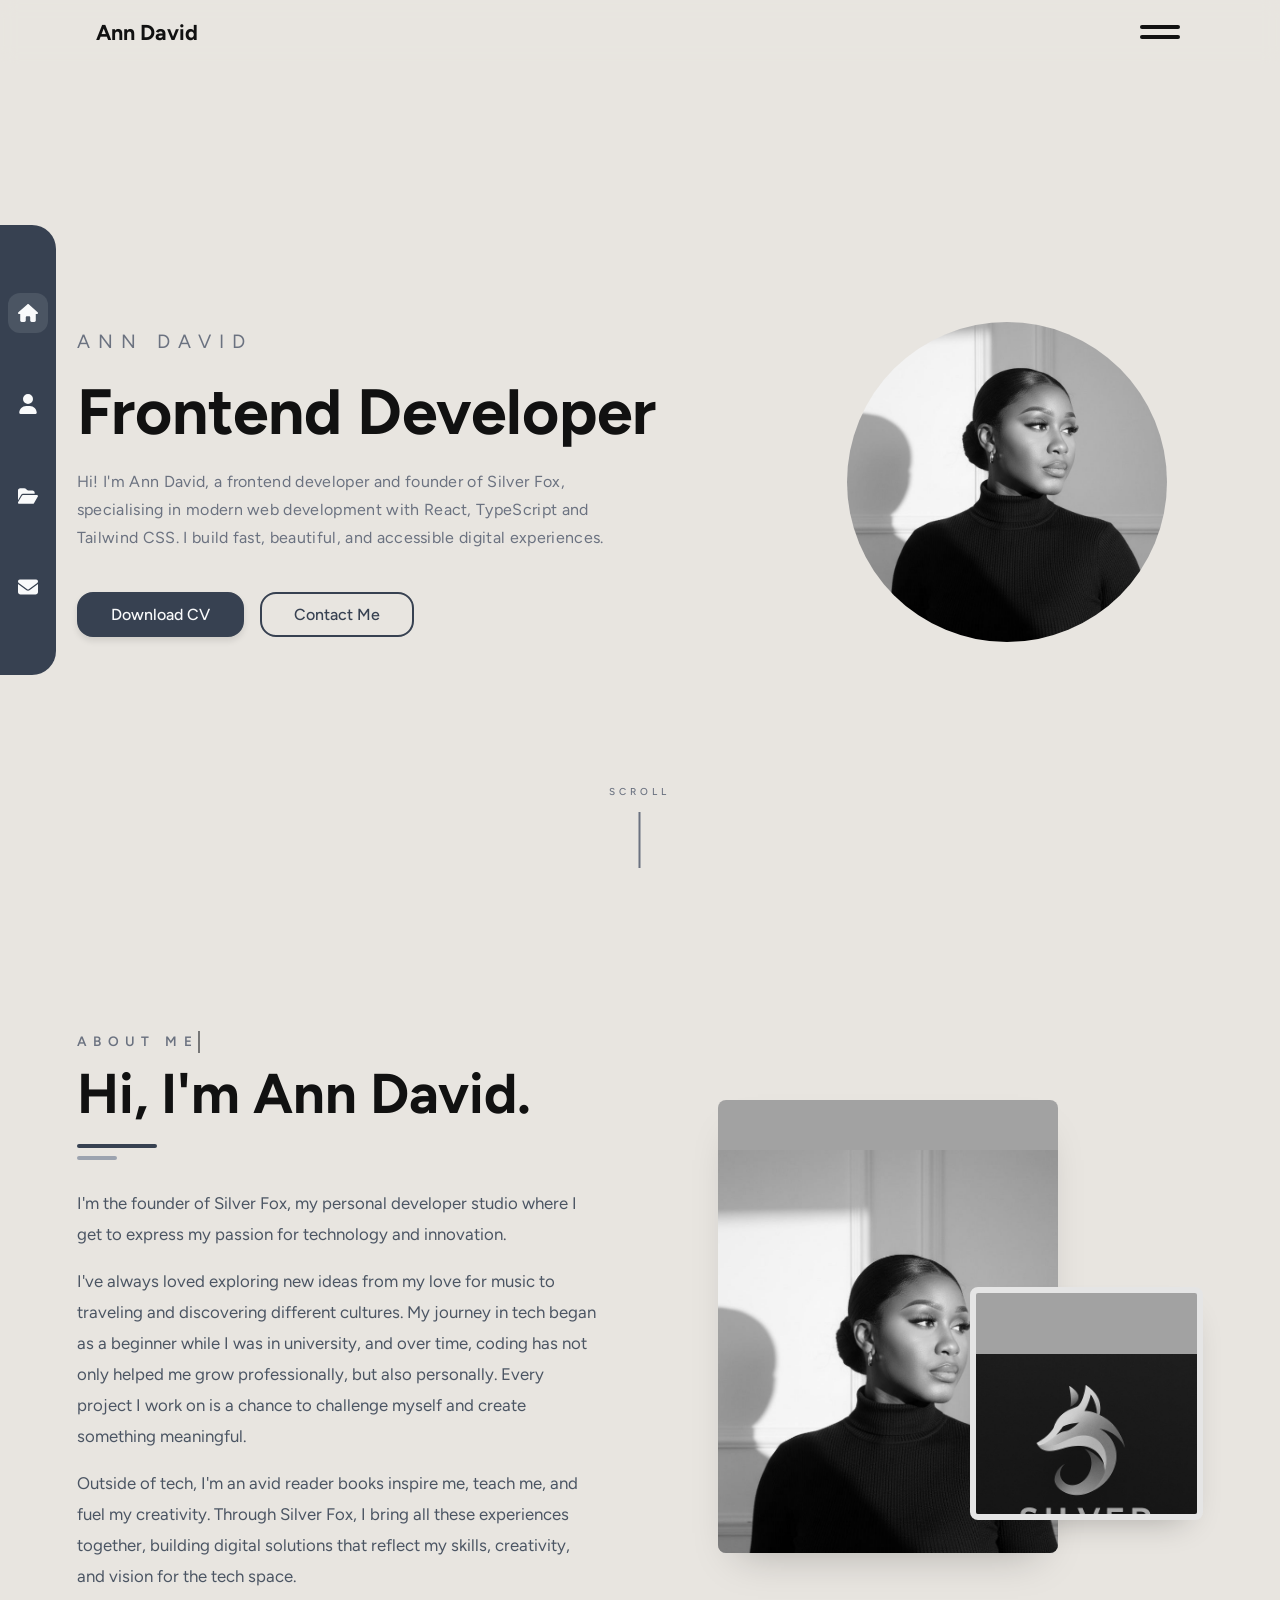
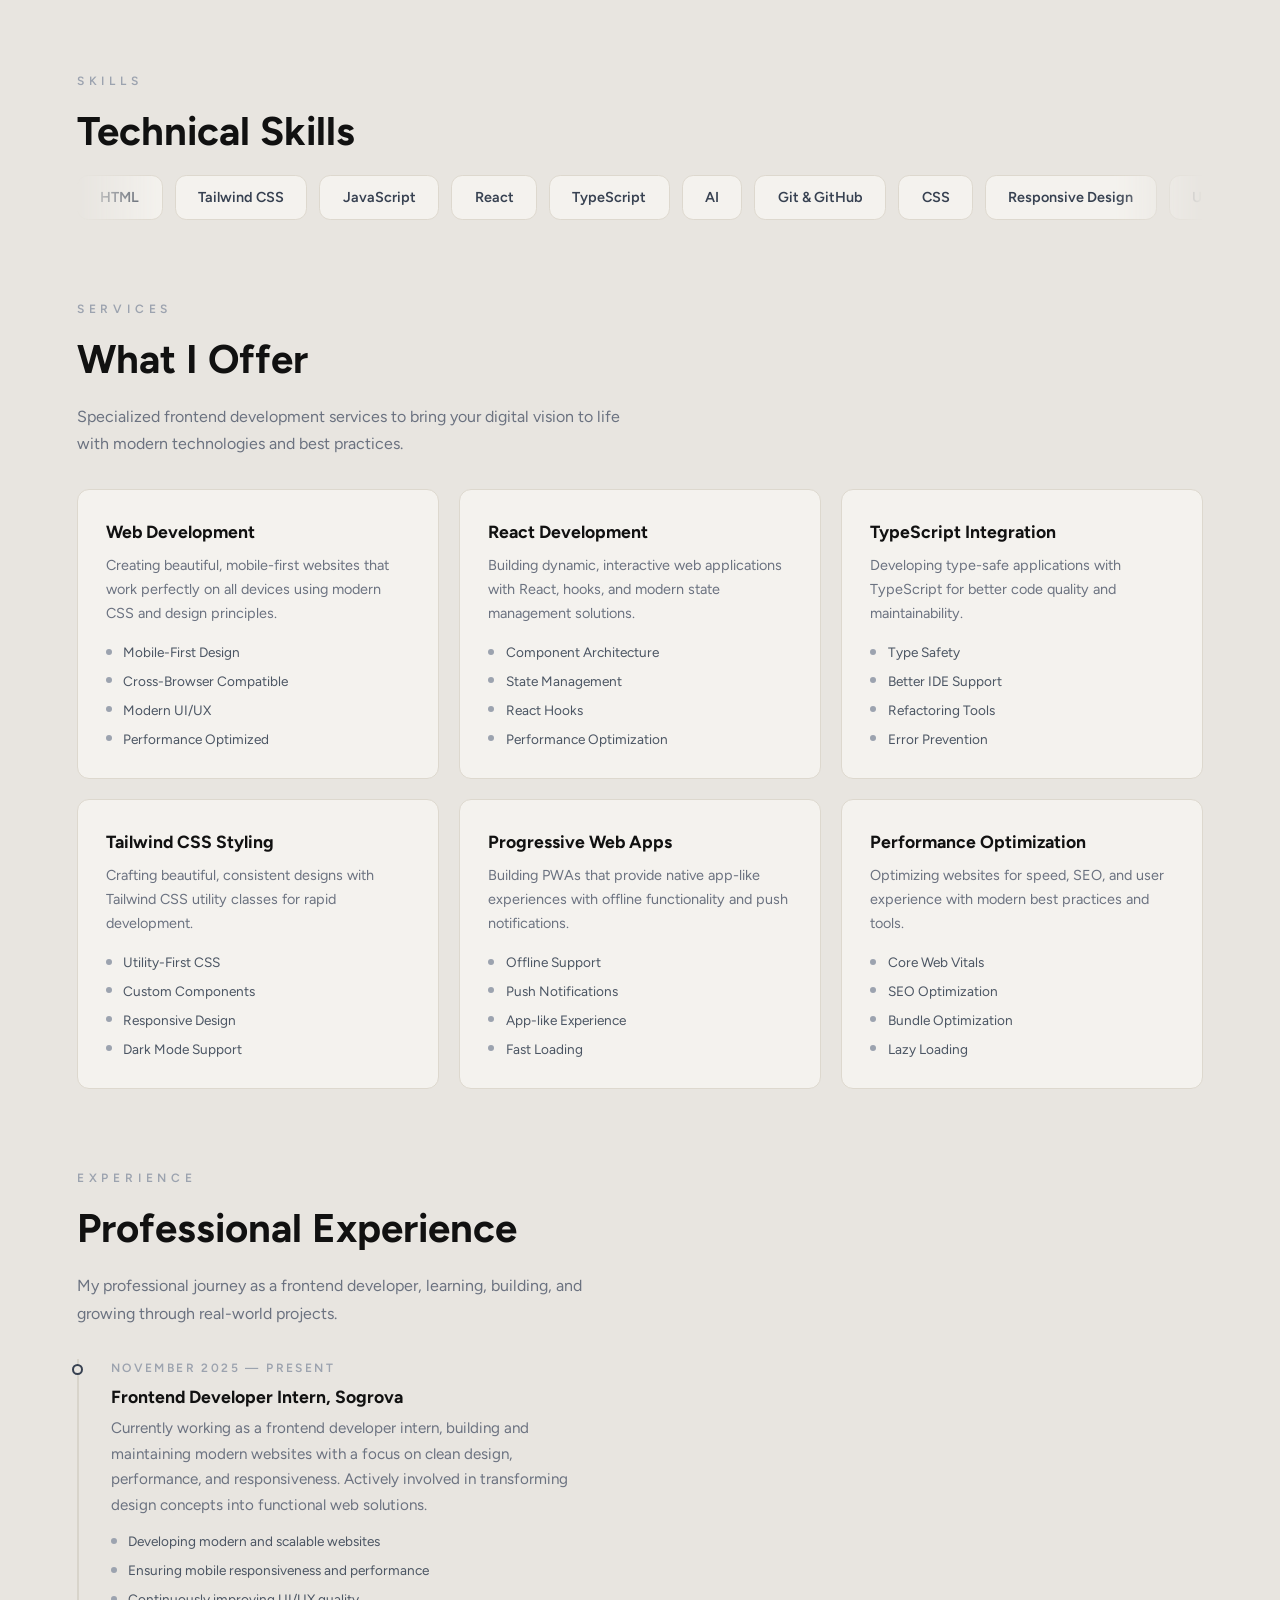
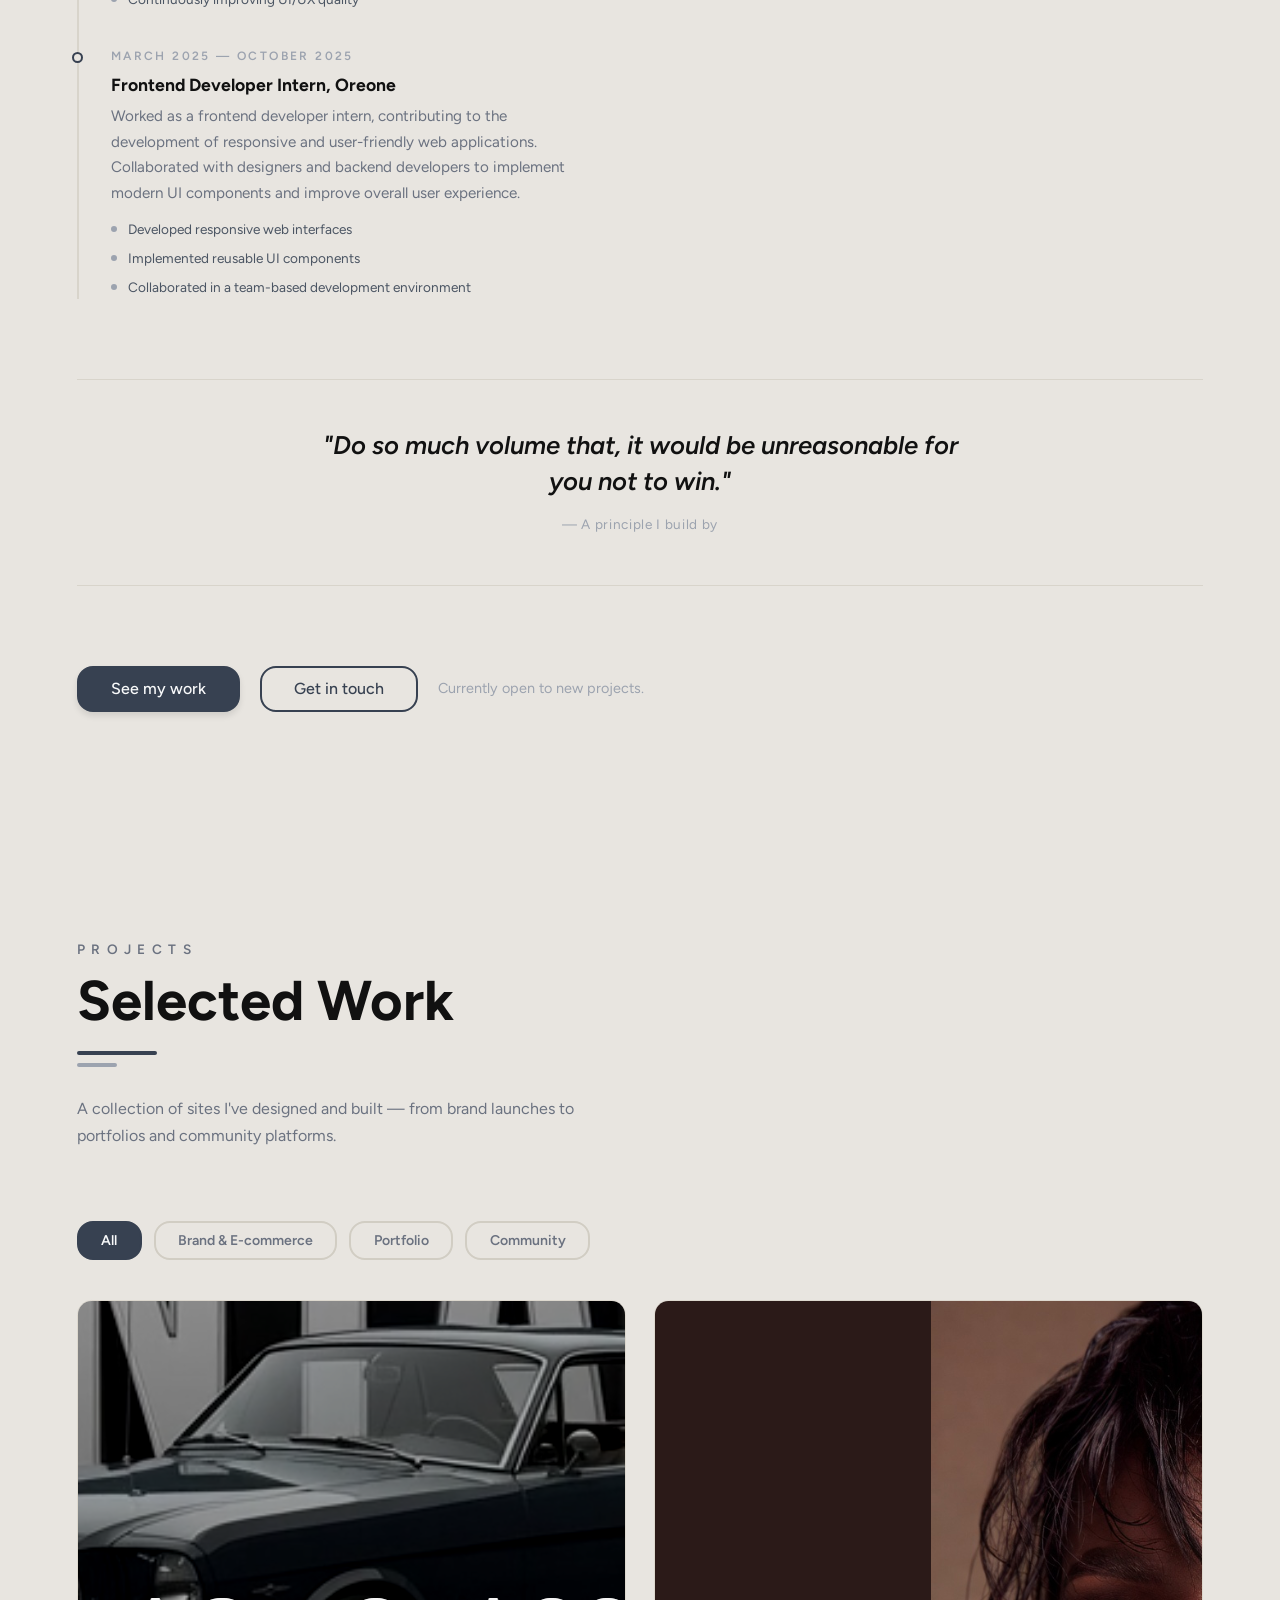
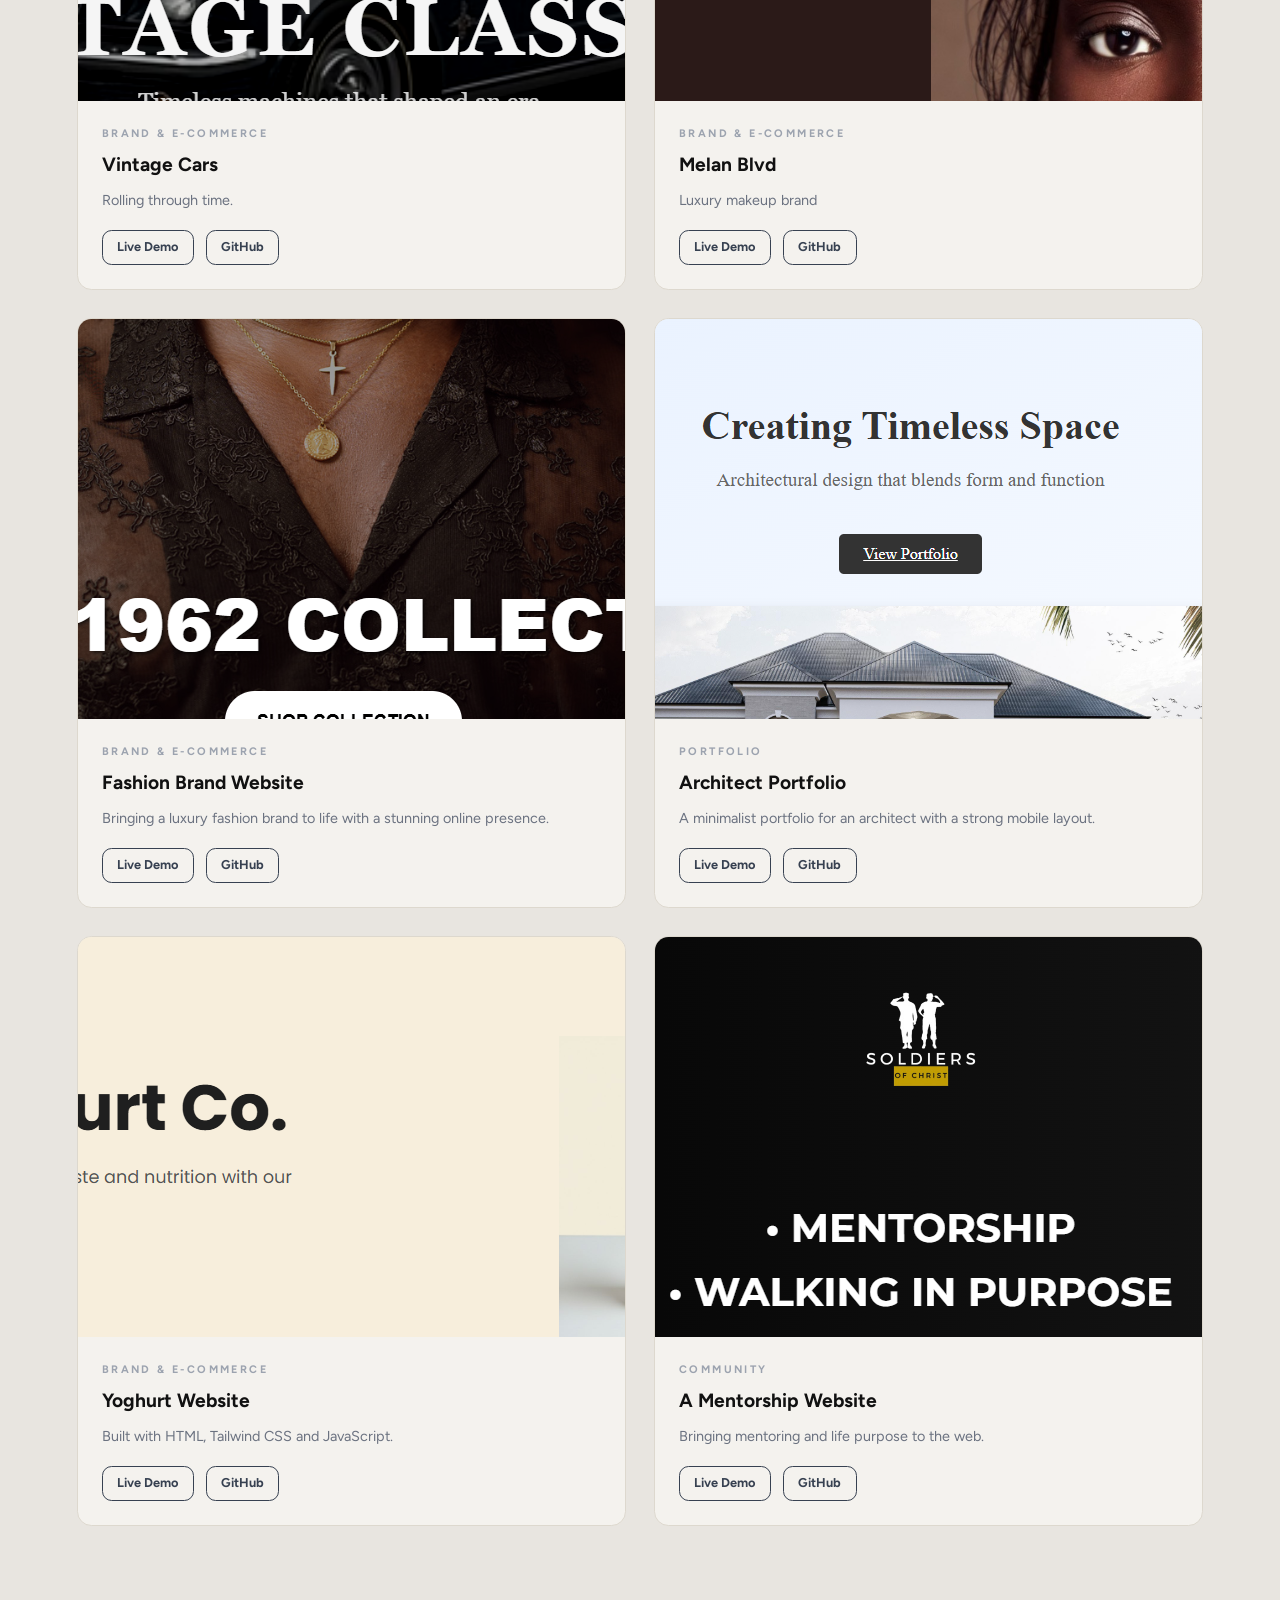
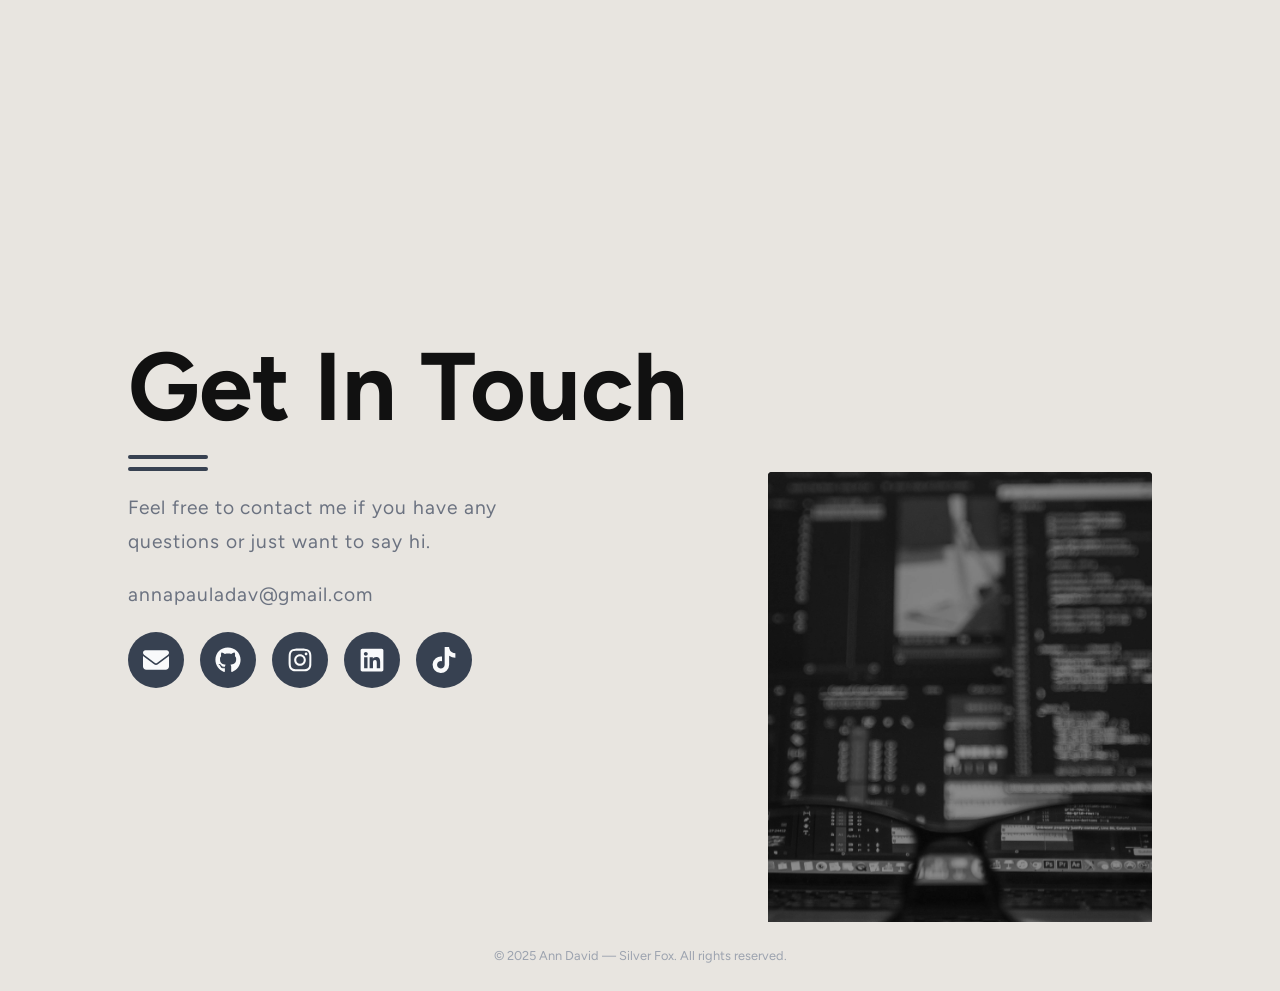
<file: index.html>
<!DOCTYPE html>
<html lang="en">
<head>
<meta charset="UTF-8">
<meta name="viewport" content="width=device-width, initial-scale=1.0">
<meta name="description" content="Ann David — Frontend Developer & Founder of Silver Fox. Building modern, responsive web experiences with React, TypeScript, and Tailwind CSS.">
<title>Ann David | Portfolio</title>
<link rel="preconnect" href="https://fonts.googleapis.com">
<link href="https://fonts.googleapis.com/css2?family=Figtree:ital,wght@0,300;0,400;0,500;0,600;0,700;0,800;1,300;1,400&display=swap" rel="stylesheet">
<style>
/* ── RESET & BASE ─────────────────────────────────── */
*,*::before,*::after{box-sizing:border-box;margin:0;padding:0}
html{scroll-behavior:smooth}
body{
  background:#e8e5e0;
  color:#111;
  font-family:'Figtree',sans-serif;
  font-size:16px;
  line-height:1.6;
  overflow-x:hidden;
}

/* ── LOADING SCREEN (exact Alvalens style) ────────── */
#loading-screen{
  position:fixed;inset:0;z-index:9999;
  background:#e8e5e0;
  display:flex;align-items:center;justify-content:center;
  transition:opacity .5s ease, visibility .5s ease;
}
#loading-screen.hidden{opacity:0;visibility:hidden;pointer-events:none}
.loading-inner{
  display:flex;align-items:center;justify-content:center;gap:0;
}
.loading-text{
  font-size:clamp(1.8rem,4vw,2.8rem);
  font-weight:700;
  color:#111;
}

/* ── NAVBAR top ───────────────────────────────────── */
.navbar{
  position:fixed;top:0;left:0;right:0;height:64px;z-index:50;
  padding:0 6rem;
  display:flex;align-items:center;justify-content:space-between;
  backdrop-filter:blur(8px);
  background:rgba(232,229,224,.85);
  transition:background .5s ease;
}
.navbar-brand{font-size:1.35rem;font-weight:700;color:#111;text-decoration:none}
.burger{
  background:none;border:none;cursor:pointer;
  display:flex;flex-direction:column;gap:6px;padding:4px;
}
.burger span{display:block;width:40px;height:4px;background:#111;border-radius:99px;transition:all .3s ease}

/* ── MOBILE MENU OVERLAY ─────────────────────────── */
.menu-overlay{
  position:fixed;inset:0;z-index:45;
  clip-path:circle(0px at calc(100% - 40px) 40px);
  transition:clip-path .6s cubic-bezier(.4,0,.2,1);
  pointer-events:none;
}
.menu-overlay.open{
  clip-path:circle(200% at calc(100% - 40px) 40px);
  pointer-events:all;
}
.menu-inner{
  position:absolute;inset:0;
  background:rgba(55,65,81,.97);
  display:flex;flex-direction:column;align-items:center;justify-content:center;
  gap:2.5rem;
}
.menu-inner h1{font-size:3.5rem;font-weight:700;color:#fff}
.menu-inner a{font-size:1.5rem;font-weight:700;color:#fff;text-decoration:none;transition:color .2s}
.menu-inner a:hover{color:#d1d5db}
.menu-close{
  position:absolute;top:1.2rem;right:1.5rem;
  background:none;border:none;color:#fff;font-size:2rem;cursor:pointer;line-height:1;
}

/* ── SIDEBAR (desktop only) ──────────────────────── */
.sidebar{
  display:none;
  position:fixed;left:0;top:50%;transform:translateY(-50%);z-index:40;
  background:#374151;
  width:56px;height:50vh;
  border-radius:0 1.5rem 1.5rem 0;
  flex-direction:column;align-items:center;justify-content:space-evenly;
  padding:1rem 0;
}
@media(min-width:768px){.sidebar{display:flex}}
.sidebar-btn{
  background:none;border:none;cursor:pointer;
  width:40px;height:40px;border-radius:.75rem;
  display:flex;align-items:center;justify-content:center;
  color:#f9fafb;
  transition:background .2s, transform .2s;
  position:relative;
}
.sidebar-btn.active{background:#4b5563}
.sidebar-btn:hover{background:#4b5563;transform:scale(1.1)}
.sidebar-btn svg{width:20px;height:20px}
.sidebar-btn::after{
  content:attr(data-tip);
  position:absolute;left:calc(100% + 10px);
  background:#1f2937;color:#fff;
  font-size:.7rem;font-weight:500;
  padding:.3rem .6rem;border-radius:.4rem;
  white-space:nowrap;
  opacity:0;pointer-events:none;
  transition:opacity .2s;
}
.sidebar-btn:hover::after{opacity:1}

/* ── SCROLL INDICATOR ────────────────────────────── */
.scroll-indicator{
  position:fixed;bottom:2rem;left:50%;transform:translateX(-50%);
  z-index:30;
  display:flex;flex-direction:column;align-items:center;gap:.75rem;
  opacity:0;transition:opacity .5s;
}
.scroll-indicator.visible{opacity:1}
.scroll-indicator span{
  font-size:.625rem;font-weight:500;letter-spacing:4px;
  text-transform:uppercase;color:#6b7280;
}
.scroll-line{
  width:1.5px;height:56px;
  background:#6b7280;
  transform-origin:top;
  animation:scrollPulse 2s ease-in-out infinite;
}
@keyframes scrollPulse{
  0%,100%{transform:scaleY(1);opacity:.5}
  50%{transform:scaleY(1.15);opacity:1}
}

/* ── FULLPAGE WRAPPER ────────────────────────────── */
.fullpage-wrapper{width:100%;overflow:hidden}

/* ── SECTION BASE ────────────────────────────────── */
.section{
  min-height:100vh;
  width:100%;
  position:relative;
}

/* ── HOME SECTION ────────────────────────────────── */
.home-section{
  display:grid;
  grid-template-columns:2fr 1fr;
  align-items:center;
  padding:0 8% 0 6%;
  gap:2rem;
  padding-top:64px;
}
.home-text{
  display:flex;flex-direction:column;
  justify-content:center;
  align-items:flex-start;
  padding:4rem 0;
}
.home-eyebrow{
  font-size:1.2rem;font-weight:400;
  letter-spacing:.5rem;text-transform:uppercase;
  color:#6b7280;margin-bottom:.75rem;
  opacity:0;transform:translateX(-100px);
  transition:opacity .8s ease, transform .8s ease;
}
.home-title{
  font-size:clamp(2.5rem,5vw,4rem);font-weight:700;
  color:#111;line-height:1.1;
  margin:.5rem 0 1.25rem;
  opacity:0;transform:translateX(-100px);
  transition:opacity .8s ease .1s, transform .8s ease .1s;
}
.home-desc{
  font-size:1rem;color:#6b7280;
  line-height:1.75;letter-spacing:.02em;
  max-width:560px;
  opacity:0;transform:translateX(-100px);
  transition:opacity .8s ease .2s, transform .8s ease .2s;
}
.home-btns{
  display:flex;gap:1rem;margin-top:2.5rem;flex-wrap:wrap;
  opacity:0;transform:translateX(-100px);
  transition:opacity .8s ease .3s, transform .8s ease .3s;
}
.btn-dark{
  padding:.5rem 2rem;
  background:#374151;border:2px solid #374151;color:#f9fafb;
  border-radius:1rem;font-size:1rem;font-weight:500;
  cursor:pointer;text-decoration:none;
  box-shadow:0 4px 6px rgba(0,0,0,.1);
  transition:background .3s, color .3s, border-color .3s;
  display:inline-flex;align-items:center;
}
.btn-dark:hover{background:transparent;color:#374151}
.btn-outline{
  padding:.5rem 2rem;
  background:transparent;border:2px solid #374151;color:#374151;
  border-radius:1rem;font-size:1rem;font-weight:500;
  cursor:pointer;text-decoration:none;
  transition:background .3s, color .3s;
  display:inline-flex;align-items:center;
}
.btn-outline:hover{background:#374151;color:#f9fafb}

/* home photo — rounded circle like Alvalens */
.home-photo-wrap{
  display:flex;align-items:center;justify-content:center;padding:2rem 0 2rem 1rem;
  opacity:0;transform:translateX(100px);
  transition:opacity .8s ease .1s, transform .8s ease .1s;
}
.home-photo-circle{
  width:min(26vw,320px);height:min(26vw,320px);
  border-radius:50%;overflow:hidden;
  background:#9ca3af;
  filter:grayscale(100%);
  transition:filter .4s ease;
}
.home-photo-circle:hover{filter:grayscale(0)}
.home-photo-circle img{width:100%;height:100%;object-fit:cover;display:block}

/* mobile home photo */
.home-photo-mobile{
  display:none;
  width:240px;height:240px;border-radius:50%;overflow:hidden;
  background:#9ca3af;margin:2.5rem auto;
  filter:grayscale(100%);
  transition:filter .4s;
  align-self:center;
}
.home-photo-mobile:hover{filter:grayscale(0)}
.home-photo-mobile img{width:100%;height:100%;object-fit:cover;display:block}

/* ── SECTION PANELS (Projects/Contact) ───────
   Exact Alvalens layout:
   - Text block: absolute, left 10%, top 1/3
   - Photo: absolute, right 10%, center vertical
   Section min-height: 100vh
*/
.panel-section{
  min-height:100vh;
  position:relative;
  overflow:hidden;
  display:flex;align-items:center;justify-content:center;
  flex-direction:column;
  padding:5rem 1.5rem;
}

/* photo right */
.panel-photo{
  position:relative;
  border-radius:.25rem;
  overflow:hidden;
  background:#cbd5e1;
  filter:grayscale(100%);
  transition:filter .4s ease;
  /* mobile: full width block */
  width:80vw;max-width:420px;height:400px;
  margin-bottom:12rem;/* push text down on mobile */
}
.panel-photo:hover{filter:grayscale(0)}
.panel-photo img{position:absolute;inset:0;width:100%;height:100%;object-fit:cover}

/* text left overlay */
.panel-text{
  width:100%;
  position:absolute;
  left:0;right:0;
  bottom:0;
  padding:2.5rem 2.5rem;
  z-index:10;
}

.panel-title{
  font-size:clamp(2.8rem,8vw,6rem);
  font-weight:700;color:#111;
  line-height:1;
  opacity:0;transform:translateX(-100px);
  transition:opacity .8s ease, transform .8s ease;
  background:rgba(255,255,255,.5);
  padding:.1em .2em;
  display:inline-block;
}
@media(min-width:1024px){
  .panel-title{background:transparent;padding:0}
}
.panel-divider{
  display:flex;flex-direction:column;gap:.5rem;
  margin:1.25rem 0;
}
.panel-divider-bar{
  width:5rem;height:4px;background:#374151;border-radius:99px;
  opacity:0;
  transition:opacity .8s ease, transform .8s ease;
}
.panel-divider-bar:first-child{transform:translateX(-45px)}
.panel-divider-bar:last-child{transform:translateX(150px)}
.panel-subtitle{
  font-size:1.2rem;letter-spacing:.05em;
  color:#6b7280;line-height:1.75;margin-top:1rem;margin-bottom:1.25rem;
  max-width:420px;
  opacity:0;transform:translateX(-100px);
  transition:opacity .8s ease .1s, transform .8s ease .1s;
}
.panel-btn-wrap{
  opacity:0;transform:translateY(40px);
  transition:opacity .8s ease .2s, transform .8s ease .2s;
}

/* ── ANIMATE IN CLASS ─────────────────────────────── */
.anim-in .home-eyebrow,
.anim-in .home-title,
.anim-in .home-desc,
.anim-in .home-btns,
.anim-in .home-photo-wrap,
.anim-in .home-photo-mobile,
.anim-in .panel-title,
.anim-in .panel-subtitle,
.anim-in .panel-btn-wrap,
.anim-in .panel-photo{
  opacity:1;transform:translateX(0) translateZ(0);
}
.anim-in .panel-divider-bar{opacity:1;transform:translateX(0)}

/* ── CONTACT SECTION EXTRAS ──────────────────────── */
.contact-email{
  font-size:1.2rem;letter-spacing:.05em;
  color:#6b7280;line-height:1.75;margin-top:1rem;margin-bottom:1.25rem;
  opacity:0;transform:translateX(-100px);
  transition:opacity .8s ease .15s, transform .8s ease .15s;
}
.contact-email a{color:inherit;text-decoration:none}
.contact-email a:hover{text-decoration:underline}
.anim-in .contact-email{opacity:1;transform:translateX(0)}

.contact-socials{
  display:flex;align-items:center;gap:1rem;flex-wrap:wrap;
}
.social-btn{
  width:56px;height:56px;border-radius:50%;
  background:#374151;color:#f9fafb;
  display:flex;align-items:center;justify-content:center;
  text-decoration:none;
  transition:background .3s, transform .2s;
  opacity:0;transform:translateY(40px);
  transition:opacity .6s ease, transform .6s ease, background .3s;
}
.social-btn:hover{background:#4b5563;transform:translateY(-2px)!important}
.anim-in .social-btn{opacity:1;transform:translateY(0)}
.anim-in .social-btn:nth-child(1){transition-delay:.3s}
.anim-in .social-btn:nth-child(2){transition-delay:.35s}
.anim-in .social-btn:nth-child(3){transition-delay:.4s}
.anim-in .social-btn:nth-child(4){transition-delay:.45s}
.anim-in .social-btn:nth-child(5){transition-delay:.5s}
.social-btn svg{width:26px;height:26px}

/* ── DESKTOP: reposition photo & text (Projects/Contact) ── */
@media(min-width:768px){
  .panel-section{
    padding:0;
  }
  .panel-photo{
    position:absolute;
    right:10%;top:50%;transform:translateX(300px) translateZ(-100px);
    width:30vw;height:60vh;
    margin-bottom:0;
    opacity:0;
    transition:opacity .8s ease .1s, transform .8s ease .1s;
  }
  .anim-in .panel-photo{
    opacity:1;transform:translateX(0) translateZ(0);
  }
  .panel-text{
    position:absolute;
    left:10%;top:33%;
    bottom:auto;
    width:auto;max-width:50%;
    padding:1.25rem 2.5rem 1.25rem 0;
  }
}

/* ── RESPONSIVE HOME ─────────────────────────────── */
@media(max-width:767px){
  .home-section{
    grid-template-columns:1fr;
    padding:64px 1.5rem 2rem;
    text-align:center;
  }
  .home-text{align-items:center}
  .home-photo-wrap{display:none}
  .home-photo-mobile{display:block}
  .navbar{padding:0 1.5rem}

  .panel-section{
    padding:2.5rem 1.5rem;
    align-items:flex-start;
  }
  .panel-photo{width:80vw;height:55vw;max-width:none;position:relative;margin-bottom:4rem;top:auto;right:auto;transform:none;opacity:1}
  .panel-text{position:relative;padding:0;bottom:auto}
  .anim-in .panel-photo{transform:none}
}

/* ══════════════════════════════════════════════════
   ABOUT SECTION — built from the previously-unused
   JS hooks: .eyebrow (typing), .dividers span (draw),
   .panel-img img (parallax), .sk-cat (tabs),
   .svc-list .svc-item (stagger), .timeline .tl-entry
   ══════════════════════════════════════════════════ */
.about-section{
  padding:8rem 6% 6rem;
  display:flex;flex-direction:column;gap:5rem;
}

/* intro: eyebrow + title + bio copy, two photos */
.about-intro{
  display:grid;
  grid-template-columns:1.1fr .9fr;
  gap:3rem;
  align-items:center;
}
.eyebrow{
  font-size:.85rem;font-weight:600;
  letter-spacing:.4rem;text-transform:uppercase;
  color:#6b7280;margin-bottom:.75rem;
  display:inline-block;
}
.about-title{
  font-size:clamp(2.4rem,5vw,3.5rem);
  font-weight:700;color:#111;line-height:1.05;
  margin-bottom:1.25rem;
}

.dividers{display:flex;flex-direction:column;gap:.5rem;margin:1.25rem 0 1.75rem}
.dividers span{
  display:block;width:5rem;height:4px;background:#374151;border-radius:99px;
}
.dividers span:last-child{width:2.5rem;background:#9ca3af}

.about-bio p{
  font-size:1.05rem;color:#4b5563;line-height:1.85;max-width:520px;
  margin-bottom:1rem;
}
.about-bio p:last-child{margin-bottom:0}

/* photo cluster: one large + one small, offset */
.about-photos{
  position:relative;
  min-height:420px;
}
.panel-img{
  position:absolute;
  border-radius:.5rem;overflow:hidden;
  background:#9ca3af;
  filter:grayscale(100%);
  transition:filter .4s ease;
}
.panel-img:hover{filter:grayscale(0)}
.panel-img img{
  width:100%;height:100%;object-fit:cover;display:block;
  will-change:transform;
}
.pf-big{width:70%;aspect-ratio:3/4;left:0;top:0;box-shadow:0 20px 40px -20px rgba(0,0,0,.25)}
.pf-sm{
  width:48%;aspect-ratio:1/1;right:0;bottom:0;
  border:6px solid #e8e5e0;
  box-shadow:0 16px 32px -18px rgba(0,0,0,.3);
}

/* section label (shared) */
.section-label{
  font-size:.75rem;font-weight:600;letter-spacing:.3rem;
  text-transform:uppercase;color:#9ca3af;margin-bottom:.5rem;
}
.section-heading{
  font-size:clamp(1.8rem,3.5vw,2.5rem);font-weight:700;color:#111;
  margin-bottom:.75rem;
}
.section-sub{font-size:1rem;color:#6b7280;max-width:560px;line-height:1.7;margin-bottom:2rem}

/* skills marquee */
.about-skills{max-width:none}
.marquee{
  position:relative;
  overflow:hidden;
  -webkit-mask-image:linear-gradient(90deg,transparent,#000 8%,#000 92%,transparent);
  mask-image:linear-gradient(90deg,transparent,#000 8%,#000 92%,transparent);
}
.marquee-track{
  display:flex;gap:.75rem;width:max-content;
  animation:marquee 28s linear infinite;
}
.marquee:hover .marquee-track{animation-play-state:paused}
@keyframes marquee{
  from{transform:translateX(0)}
  to{transform:translateX(-50%)}
}
.sk-tag{
  padding:.6rem 1.4rem;
  background:#f4f2ee;color:#374151;
  border-radius:.7rem;font-size:.9rem;font-weight:600;
  border:1px solid #ddd8ce;white-space:nowrap;flex-shrink:0;
}

/* services */
.about-services{max-width:none}
.svc-grid{
  display:grid;grid-template-columns:repeat(3,1fr);gap:1.25rem;
  margin-top:1.5rem;
}
.svc-item{
  background:#f4f2ee;border:1px solid #ddd8ce;border-radius:.75rem;
  padding:1.75rem;
  transition:border-color .25s, transform .25s, box-shadow .25s;
}
.svc-item:hover{border-color:#374151;transform:translateY(-4px);box-shadow:0 14px 28px -18px rgba(0,0,0,.25)}
.svc-name{font-size:1.1rem;font-weight:700;color:#111;margin-bottom:.5rem}
.svc-desc{font-size:.9rem;color:#6b7280;line-height:1.65;margin-bottom:1rem}
.svc-feats{list-style:none;display:flex;flex-direction:column;gap:.45rem}
.svc-feats li{
  font-size:.85rem;color:#4b5563;padding-left:1.1rem;position:relative;
}
.svc-feats li::before{
  content:'';position:absolute;left:0;top:.5em;
  width:6px;height:6px;border-radius:50%;background:#9ca3af;
}
@media(max-width:900px){.svc-grid{grid-template-columns:repeat(2,1fr)}}
@media(max-width:600px){.svc-grid{grid-template-columns:1fr}}

/* timeline */
.about-timeline{max-width:760px}
.timeline{
  display:flex;flex-direction:column;
  margin-top:1.5rem;
  border-left:2px solid #d8d4cb;
}
.tl-entry{
  position:relative;
  padding:0 0 2.25rem 2rem;
}
.tl-entry:last-child{padding-bottom:0}
.tl-entry::before{
  content:'';position:absolute;left:-6.5px;top:.35rem;
  width:11px;height:11px;border-radius:50%;
  background:#e8e5e0;border:2px solid #374151;
}
.tl-date{
  font-size:.75rem;font-weight:600;letter-spacing:.15rem;
  text-transform:uppercase;color:#9ca3af;margin-bottom:.3rem;
}
.tl-role{font-size:1.1rem;font-weight:700;color:#111;margin-bottom:.3rem}
.tl-desc{font-size:.95rem;color:#6b7280;line-height:1.7;max-width:460px}

.about-cta{
  display:flex;align-items:center;gap:1.25rem;flex-wrap:wrap;
}
.cta-note{font-size:.9rem;color:#9ca3af}

.about-quote{
  text-align:center;padding:3rem 1rem;
  border-top:1px solid #d8d4cb;border-bottom:1px solid #d8d4cb;
}
.about-quote p{
  font-size:clamp(1.2rem,2.5vw,1.6rem);font-weight:600;color:#111;
  max-width:680px;margin:0 auto .75rem;line-height:1.4;font-style:italic;
}
.about-quote span{font-size:.85rem;color:#9ca3af;letter-spacing:.05em}

/* ══════════════════════════════════════════════════
   PROJECTS SECTION
   ══════════════════════════════════════════════════ */
.projects-section{
  padding:8rem 6% 6rem;
  display:flex;flex-direction:column;gap:2.5rem;
}
.projects-intro{max-width:620px}

/* filter tabs (fbtn) */
.proj-filters{display:flex;gap:.75rem;flex-wrap:wrap}
.fbtn{
  padding:.55rem 1.4rem;
  background:transparent;border:2px solid #d1cdc3;color:#6b7280;
  border-radius:1rem;font-family:inherit;font-size:.88rem;font-weight:600;
  cursor:pointer;transition:background .25s,color .25s,border-color .25s;
}
.fbtn:hover{border-color:#374151;color:#374151}
.fbtn.active{background:#374151;border-color:#374151;color:#f9fafb}

/* project card grid */
.pc-grid{
  display:grid;grid-template-columns:repeat(2,1fr);gap:1.75rem;
}
.pc{
  background:#f4f2ee;border:1px solid #ddd8ce;border-radius:.9rem;
  overflow:hidden;cursor:pointer;
  transition:transform .3s ease, box-shadow .3s ease, border-color .3s ease;
}
.pc:hover{
  transform:translateY(-6px);
  box-shadow:0 22px 40px -24px rgba(0,0,0,.32);
  border-color:#374151;
}
.pc.pc-hidden{display:none}

.pc-img{
  position:relative;height:400px;
  
  display:flex;align-items:center;justify-content:center;
  overflow:hidden;
}
.pc-img::before{
  content:'';position:absolute;inset:-20%;
}


.pc-body{padding:1.5rem}
.pc-cat{
  font-size:.68rem;font-weight:700;letter-spacing:.15rem;text-transform:uppercase;
  color:#9ca3af;margin-bottom:.5rem;
}
.pc-name{font-size:1.2rem;font-weight:700;color:#111;margin-bottom:.5rem}
.pc-desc{font-size:.9rem;color:#6b7280;line-height:1.6;margin-bottom:1.1rem}
.pc-links{display:flex;gap:.75rem;flex-wrap:wrap}
.pc-link{
  font-size:.8rem;font-weight:700;color:#374151;
  text-decoration:none;padding:.4rem .9rem;border:1.5px solid #374151;border-radius:.6rem;
  transition:background .25s,color .25s;
}
.pc-link:hover{background:#374151;color:#f9fafb}

@media(max-width:700px){.pc-grid{grid-template-columns:1fr}}

/* project detail modal */
.pc-modal-overlay{
  position:fixed;inset:0;z-index:200;
  background:rgba(17,17,17,.55);
  display:flex;align-items:center;justify-content:center;
  padding:1.5rem;
  opacity:0;visibility:hidden;
  transition:opacity .3s ease, visibility .3s ease;
}
.pc-modal-overlay.open{opacity:1;visibility:visible}
.pc-modal{
  background:#e8e5e0;max-width:560px;width:100%;
  border-radius:1rem;padding:2.25rem;position:relative;
  max-height:85vh;overflow-y:auto;
  transform:translateY(20px) scale(.97);
  transition:transform .3s ease;
}
.pc-modal-overlay.open .pc-modal{transform:translateY(0) scale(1)}
.pc-modal-close{
  position:absolute;top:1rem;right:1.2rem;
  background:none;border:none;font-size:1.4rem;cursor:pointer;color:#6b7280;
  line-height:1;
}
.pc-modal-close:hover{color:#111}
.pc-modal-mark{
  width:100%;height:150px;border-radius:.75rem;background:#374151;
  display:flex;align-items:center;justify-content:center;
  font-size:2.75rem;font-weight:800;color:#e8e5e0;margin-bottom:1.5rem;
}
.pc-modal-cat{
  font-size:.68rem;font-weight:700;letter-spacing:.15rem;text-transform:uppercase;
  color:#9ca3af;margin-bottom:.4rem;
}
.pc-modal-title{font-size:1.55rem;font-weight:700;color:#111;margin-bottom:.9rem}
.pc-modal-desc{font-size:.95rem;color:#4b5563;line-height:1.75;margin-bottom:1.25rem}
.pc-modal-tech{display:flex;flex-wrap:wrap;gap:.5rem;margin-bottom:1.5rem}
.pc-modal-tech span{
  padding:.35rem .8rem;background:#f4f2ee;border:1px solid #ddd8ce;border-radius:.5rem;
  font-size:.8rem;color:#374151;font-weight:600;
}
.pc-modal-links{display:flex;gap:1rem;flex-wrap:wrap}

@media(max-width:900px){
  .about-intro{grid-template-columns:1fr}
  .about-photos{min-height:340px;max-width:420px;margin:0 auto}
}
@media(max-width:600px){
  .about-section{padding:7rem 1.5rem 4rem;gap:3.5rem}
  .svc-item{grid-template-columns:1fr}
}

/* keep footer simple */
footer{
  text-align:center;
  padding:1.5rem;
  font-size:.8rem;
  color:#9ca3af;
  background:#e8e5e0;
}
</style>
</head>
<body>

<!-- ── LOADING SCREEN ─────────────────────────── -->
<div id="loading-screen">
  <div class="loading-inner">
    <p class="loading-text">Loading...</p>
  </div>
</div>

<!-- ── NAVBAR ─────────────────────────────────── -->
<nav class="navbar" id="nav">
  <a href="#home" class="navbar-brand">Ann David</a>
  <button class="burger" id="burgerBtn" aria-label="Open menu">
    <span></span><span></span>
  </button>
</nav>

<!-- ── MOBILE MENU OVERLAY ───────────────────── -->
<div class="menu-overlay" id="menuOverlay">
  <div class="menu-inner">
    <button class="menu-close" id="menuClose" aria-label="Close menu">✕</button>
    <h1>Menu</h1>
    <a href="#home"    class="menu-link" onclick="closeMenu()">Home</a>
    <a href="#about"   class="menu-link" onclick="closeMenu()">About</a>
    <a href="#projects"class="menu-link" onclick="closeMenu()">Projects</a>
    <a href="#contact" class="menu-link" onclick="closeMenu()">Contact</a>
  </div>
</div>

<!-- ── SIDEBAR (desktop) ─────────────────────── -->
<aside class="sidebar" id="sidebar">
  <button class="sidebar-btn active" data-section="home" data-tip="Home" onclick="goTo('home')">
    <svg viewBox="0 0 576 512" fill="currentColor"><path d="M575.8 255.5c0 18-15 32.1-32 32.1l-32 0 .7 160.2c0 2.7-.2 5.4-.5 8.1l0 16.2c0 22.1-17.9 40-40 40l-16 0c-1.1 0-2.2 0-3.3-.1c-1.4 .1-2.8 .1-4.2 .1L416 512l-24 0c-22.1 0-40-17.9-40-40l0-24 0-64c0-17.7-14.3-32-32-32l-64 0c-17.7 0-32 14.3-32 32l0 64 0 24c0 22.1-17.9 40-40 40l-24 0-31.9 0c-1.5 0-3-.1-4.5-.2c-1.2 .1-2.4 .2-3.6 .2l-16 0c-22.1 0-40-17.9-40-40l0-112c0-.9 0-1.9 .1-2.8l0-69.7-32 0c-18 0-32-14-32-32.1c0-9 3-17 10-24L266.4 8c7-7 15-8 22-8s15 2 21 7L564.8 231.5c8 7 12 15 11 24z"/></svg>
  </button>
  <button class="sidebar-btn" data-section="about" data-tip="About" onclick="goTo('about')">
    <svg viewBox="0 0 448 512" fill="currentColor"><path d="M224 256A128 128 0 1 0 224 0a128 128 0 1 0 0 256zm-45.7 48C79.8 304 0 383.8 0 482.3C0 498.7 13.3 512 29.7 512l388.6 0c16.4 0 29.7-13.3 29.7-29.7C448 383.8 368.2 304 269.7 304l-91.4 0z"/></svg>
  </button>
  <button class="sidebar-btn" data-section="projects" data-tip="Projects" onclick="goTo('projects')">
    <svg viewBox="0 0 576 512" fill="currentColor"><path d="M88.7 223.8L0 375.8 0 96C0 60.7 28.7 32 64 32l117.5 0c17 0 33.3 6.7 45.3 18.7l26.5 26.5c12 12 28.3 18.7 45.3 18.7L416 96c35.3 0 64 28.7 64 64l0 32-336 0c-22.8 0-43.8 12.1-55.3 31.8zm27.6 16.1C122.1 230 132.6 224 144 224l400 0c11.5 0 22 6.1 27.7 16.1s5.7 22.2-.1 32.1l-112 192C453.9 474 443.4 480 432 480L32 480c-11.5 0-22-6.1-27.7-16.1s-5.7-22.2 .1-32.1l112-192z"/></svg>
  </button>
  <button class="sidebar-btn" data-section="contact" data-tip="Contact" onclick="goTo('contact')">
    <svg viewBox="0 0 512 512" fill="currentColor"><path d="M48 64C21.5 64 0 85.5 0 112c0 15.1 7.1 29.3 19.2 38.4L236.8 313.6c11.4 8.5 27 8.5 38.4 0L492.8 150.4c12.1-9.1 19.2-23.3 19.2-38.4c0-26.5-21.5-48-48-48L48 64zM0 176L0 384c0 35.3 28.7 64 64 64l384 0c35.3 0 64-28.7 64-64l0-208L294.4 339.2c-22.8 17.1-54 17.1-76.8 0L0 176z"/></svg>
  </button>
</aside>

<!-- ── SCROLL INDICATOR ───────────────────────── -->
<div class="scroll-indicator" id="scrollIndicator">
  <span>Scroll</span>
  <div class="scroll-line"></div>
</div>

<!-- ── PAGE CONTENT ──────────────────────────── -->
<div class="fullpage-wrapper">

  <!-- HOME -->
  <section class="section home-section" id="home">
    <!-- mobile photo -->
    <div class="home-photo-mobile">
      <img src="face card 1.jpeg" alt="Ann David"
           onerror="this.parentElement.style.background='#9ca3af';this.style.display='none'">
    </div>

    <div class="home-text">
      <h3 class="home-eyebrow">Ann David</h3>
      <h1 class="home-title">Frontend Developer</h1>
      <p class="home-desc">
        Hi! I'm Ann David, a frontend developer and founder of Silver Fox, specialising in modern web development with React, TypeScript and Tailwind CSS. I build fast, beautiful, and accessible digital experiences.
      </p>
      <div class="home-btns">
        <a href="ANN DAVID – RESUME (2).pdf" download class="btn-dark">Download CV</a>
        <a href="#contact" class="btn-outline">Contact Me</a>
      </div>
    </div>

    <div class="home-photo-wrap">
      <div class="home-photo-circle">
        <img src="face card 1.jpeg" alt="Ann David"
             onerror="this.parentElement.style.background='#9ca3af';this.style.display='none'">
      </div>
    </div>
  </section>

  <!-- ABOUT -->
  <section class="section about-section" id="about">

    <!-- intro: eyebrow, title, bio + photo cluster -->
    <div class="about-intro" data-anim>
      <div>
        <span class="eyebrow">About Me</span>
        <h1 class="about-title">Hi, I'm Ann David.</h1>
        <div class="dividers"><span></span><span></span></div>
        <div class="about-bio">
          <p>I'm the founder of Silver Fox, my personal developer studio where I get to express my passion for technology and innovation.</p>
          <p>I've always loved exploring new ideas from my love for music to traveling and discovering different cultures. My journey in tech began as a beginner while I was in university, and over time, coding has not only helped me grow professionally, but also personally. Every project I work on is a chance to challenge myself and create something meaningful.</p>
          <p>Outside of tech, I'm an avid reader books inspire me, teach me, and fuel my creativity. Through Silver Fox, I bring all these experiences together, building digital solutions that reflect my skills, creativity, and vision for the tech space.</p>
        </div>
      </div>

      <div class="about-photos">
        <div class="panel-img pf-big">
          <img src="face card 1.jpeg" alt="Ann David, portrait"
               onerror="this.parentElement.style.background='#9ca3af';this.style.display='none'">
        </div>
        <div class="panel-img pf-sm">
          <img src="WhatsApp Image 2025-07-01 at 11.16.42.jpeg" alt="Ann David at work"
               onerror="this.parentElement.style.background='#374151';this.style.display='none'">
        </div>
      </div>
    </div>

    <!-- technical skills -->
    <div class="about-skills">
      <p class="section-label">Skills</p>
      <h2 class="section-heading">Technical Skills</h2>
      <div class="marquee">
        <div class="marquee-track">
          <span class="sk-tag">HTML</span>
          <span class="sk-tag">Tailwind CSS</span>
          <span class="sk-tag">JavaScript</span>
          <span class="sk-tag">React</span>
          <span class="sk-tag">TypeScript</span>
          <span class="sk-tag">AI</span>
          <span class="sk-tag">Git &amp; GitHub</span>
          <span class="sk-tag">CSS</span>
          <span class="sk-tag">Responsive Design</span>
          <span class="sk-tag">UI/UX</span>
          <!-- duplicate set for seamless loop -->
          <span class="sk-tag">HTML</span>
          <span class="sk-tag">Tailwind CSS</span>
          <span class="sk-tag">JavaScript</span>
          <span class="sk-tag">React</span>
          <span class="sk-tag">TypeScript</span>
          <span class="sk-tag">AI</span>
          <span class="sk-tag">Git &amp; GitHub</span>
          <span class="sk-tag">CSS</span>
          <span class="sk-tag">Responsive Design</span>
          <span class="sk-tag">UI/UX</span>
        </div>
      </div>
    </div>

    <!-- services -->
    <div class="about-services">
      <p class="section-label">Services</p>
      <h2 class="section-heading">What I Offer</h2>
      <p class="section-sub">Specialized frontend development services to bring your digital vision to life with modern technologies and best practices.</p>
      <div class="svc-grid">
        <div class="svc-item">
          <p class="svc-name">Web Development</p>
          <p class="svc-desc">Creating beautiful, mobile-first websites that work perfectly on all devices using modern CSS and design principles.</p>
          <ul class="svc-feats">
            <li>Mobile-First Design</li>
            <li>Cross-Browser Compatible</li>
            <li>Modern UI/UX</li>
            <li>Performance Optimized</li>
          </ul>
        </div>
        <div class="svc-item">
          <p class="svc-name">React Development</p>
          <p class="svc-desc">Building dynamic, interactive web applications with React, hooks, and modern state management solutions.</p>
          <ul class="svc-feats">
            <li>Component Architecture</li>
            <li>State Management</li>
            <li>React Hooks</li>
            <li>Performance Optimization</li>
          </ul>
        </div>
        <div class="svc-item">
          <p class="svc-name">TypeScript Integration</p>
          <p class="svc-desc">Developing type-safe applications with TypeScript for better code quality and maintainability.</p>
          <ul class="svc-feats">
            <li>Type Safety</li>
            <li>Better IDE Support</li>
            <li>Refactoring Tools</li>
            <li>Error Prevention</li>
          </ul>
        </div>
        <div class="svc-item">
          <p class="svc-name">Tailwind CSS Styling</p>
          <p class="svc-desc">Crafting beautiful, consistent designs with Tailwind CSS utility classes for rapid development.</p>
          <ul class="svc-feats">
            <li>Utility-First CSS</li>
            <li>Custom Components</li>
            <li>Responsive Design</li>
            <li>Dark Mode Support</li>
          </ul>
        </div>
        <div class="svc-item">
          <p class="svc-name">Progressive Web Apps</p>
          <p class="svc-desc">Building PWAs that provide native app-like experiences with offline functionality and push notifications.</p>
          <ul class="svc-feats">
            <li>Offline Support</li>
            <li>Push Notifications</li>
            <li>App-like Experience</li>
            <li>Fast Loading</li>
          </ul>
        </div>
        <div class="svc-item">
          <p class="svc-name">Performance Optimization</p>
          <p class="svc-desc">Optimizing websites for speed, SEO, and user experience with modern best practices and tools.</p>
          <ul class="svc-feats">
            <li>Core Web Vitals</li>
            <li>SEO Optimization</li>
            <li>Bundle Optimization</li>
            <li>Lazy Loading</li>
          </ul>
        </div>
      </div>
    </div>

    <!-- experience -->
    <div class="about-timeline">
      <p class="section-label">Experience</p>
      <h2 class="section-heading">Professional Experience</h2>
      <p class="section-sub">My professional journey as a frontend developer, learning, building, and growing through real-world projects.</p>
      <div class="timeline">
        <div class="tl-entry">
          <p class="tl-date">November 2025 — Present</p>
          <p class="tl-role">Frontend Developer Intern, Sogrova</p>
          <p class="tl-desc">Currently working as a frontend developer intern, building and maintaining modern websites with a focus on clean design, performance, and responsiveness. Actively involved in transforming design concepts into functional web solutions.</p>
          <ul class="svc-feats" style="margin-top:.75rem">
            <li>Developing modern and scalable websites</li>
            <li>Ensuring mobile responsiveness and performance</li>
            <li>Continuously improving UI/UX quality</li>
          </ul>
        </div>
        <div class="tl-entry">
          <p class="tl-date">March 2025 — October 2025</p>
          <p class="tl-role">Frontend Developer Intern, Oreone</p>
          <p class="tl-desc">Worked as a frontend developer intern, contributing to the development of responsive and user-friendly web applications. Collaborated with designers and backend developers to implement modern UI components and improve overall user experience.</p>
          <ul class="svc-feats" style="margin-top:.75rem">
            <li>Developed responsive web interfaces</li>
            <li>Implemented reusable UI components</li>
            <li>Collaborated in a team-based development environment</li>
          </ul>
        </div>
      </div>
    </div>

    <!-- quote -->
    <div class="about-quote" data-anim>
      <p>"Do so much volume that, it would be unreasonable for you not to win."</p>
      <span>— A principle I build by</span>
    </div>

    <div class="about-cta">
      <a href="#projects" class="btn-dark" onclick="goTo('projects');return false;">See my work</a>
      <a href="#contact" class="btn-outline" onclick="goTo('contact');return false;">Get in touch</a>
      <span class="cta-note">Currently open to new projects.</span>
    </div>

  </section>

  <!-- PROJECTS -->
  <section class="section projects-section" id="projects">

    <div class="projects-intro" data-anim>
      <span class="eyebrow">Projects</span>
      <h1 class="about-title">Selected Work</h1>
      <div class="dividers"><span></span><span></span></div>
      <p class="section-sub">A collection of sites I've designed and built — from brand launches to portfolios and community platforms.</p>
    </div>

    <div class="proj-filters">
      <button class="fbtn active" data-f="all">All</button>
      <button class="fbtn" data-f="brand">Brand &amp; E-commerce</button>
      <button class="fbtn" data-f="portfolio">Portfolio</button>
      <button class="fbtn" data-f="community">Community</button>
    </div>

    <div class="pc-grid">



      <article class="pc" data-t="brand"
        data-title="Vintage Cars" data-cat="Brand &amp; E-commerce"
        data-desc="Rolling through time."
        data-tech="" data-mark="MJ"
        data-live="https://vintagecars1900.netlify.app/" data-repo="https://github.com/Ann2David/vintage">
        <div class="pc-img"><img src="Vintage.png" alt="Mike J" class="pc-mark"></div>
        <div class="pc-body">
          <p class="pc-cat">Brand &amp; E-commerce</p>
          <h3 class="pc-name">Vintage Cars</h3>
          <p class="pc-desc">Rolling through time.</p>
          <div class="pc-links">
            <a href="https://vintagecars1900.netlify.app/" target="_blank" class="pc-link" onclick="event.stopPropagation()">Live Demo</a>
            <a href="https://github.com/Ann2David/vintage" target="_blank" class="pc-link" onclick="event.stopPropagation()">GitHub</a>
          </div>
        </div>
      </article>



      
      <article class="pc" data-t="brand"
        data-title="Melan Blvd" data-cat="Brand &amp; E-commerce"
        data-desc="Luxury makeup brand "
        data-tech="" data-mark="MJ"
        data-live="https://melanblvd.netlify.app/" data-repo="https://github.com/Ann2David/melanblvd">
        <div class="pc-img"><img src="beauty.png" alt="Mike J" class="pc-mark"></div>
        <div class="pc-body">
          <p class="pc-cat">Brand &amp; E-commerce</p>
          <h3 class="pc-name">Melan Blvd</h3>
          <p class="pc-desc">Luxury makeup brand </p>
          <div class="pc-links">
            <a href="https://melanblvd.netlify.app/" target="_blank" class="pc-link" onclick="event.stopPropagation()">Live Demo</a>
            <a href="https://github.com/Ann2David/melanblvd" target="_blank" class="pc-link" onclick="event.stopPropagation()">GitHub</a>
          </div>
        </div>
      </article>



      <article class="pc" data-t="brand"
        data-title="Fashion Brand Website" data-cat="Brand &amp; E-commerce"
        data-desc="Bringing a luxury fashion brand to life with a stunning online presence."
        data-tech="" data-mark="MJ"
        data-live="https://mikej.netlify.app/" data-repo="https://github.com/Ann2David/Mikej">
        <div class="pc-img"><img src="silport.png" alt="Mike J" class="pc-mark"></div>
        <div class="pc-body">
          <p class="pc-cat">Brand &amp; E-commerce</p>
          <h3 class="pc-name">Fashion Brand Website</h3>
          <p class="pc-desc">Bringing a luxury fashion brand to life with a stunning online presence.</p>
          <div class="pc-links">
            <a href="https://mikej.netlify.app/" target="_blank" class="pc-link" onclick="event.stopPropagation()">Live Demo</a>
            <a href="https://github.com/Ann2David/Mikej" target="_blank" class="pc-link" onclick="event.stopPropagation()">GitHub</a>
          </div>
        </div>
      </article>

      <article class="pc" data-t="portfolio"
        data-title="Architect Portfolio" data-cat="Portfolio"
        data-desc="A minimalist portfolio for an architect with a strong mobile layout."
        data-tech="" data-mark="TA"
        data-live="https://tochiarchportfolio.netlify.app/" data-repo="https://github.com/Ann2David/TMM_Resume">
        <div class="pc-img"><img src="Portfolioshot.png" alt="Tochi Arch" class="pc-mark"></div>
        <div class="pc-body">
          <p class="pc-cat">Portfolio</p>
          <h3 class="pc-name">Architect Portfolio</h3>
          <p class="pc-desc">A minimalist portfolio for an architect with a strong mobile layout.</p>
          <div class="pc-links">
            <a href="https://tochiarchportfolio.netlify.app/" target="_blank" class="pc-link" onclick="event.stopPropagation()">Live Demo</a>
            <a href="https://github.com/Ann2David/TMM_Resume" target="_blank" class="pc-link" onclick="event.stopPropagation()">GitHub</a>
          </div>
        </div>
      </article>

      <article class="pc" data-t="brand"
        data-title="Yoghurt Website" data-cat="Brand &amp; E-commerce"
        data-desc="A clean, product-focused website built with HTML, Tailwind CSS and JavaScript."
        data-tech="HTML,Tailwind CSS,JavaScript" data-mark="JY"
        data-live="https://jayzyoghurt.netlify.app/" data-repo="https://github.com/Ann2David/jayz_yoghurt">
        <div class="pc-img"><img src="jy.png" alt="Tochi Arch" class="pc-mark"></div>
        <div class="pc-body">
          <p class="pc-cat">Brand &amp; E-commerce</p>
          <h3 class="pc-name">Yoghurt Website</h3>
          <p class="pc-desc">Built with HTML, Tailwind CSS and JavaScript.</p>
          <div class="pc-links">
            <a href="https://jayzyoghurt.netlify.app/" target="_blank" class="pc-link" onclick="event.stopPropagation()">Live Demo</a>
            <a href="https://github.com/Ann2David/jayz_yoghurt" target="_blank" class="pc-link" onclick="event.stopPropagation()">GitHub</a>
          </div>
        </div>
      </article>

      <article class="pc" data-t="community"
        data-title="A Mentorship Website" data-cat="Community"
        data-desc="Bringing mentoring and life purpose to the web."
        data-tech="" data-mark="SC"
        data-live="https://soldiersofchrist.netlify.app/" data-repo="https://github.com/Ann2David/Soldiers_of_Christ">
         <div class="pc-img"><img src="SOCPROJECT.png" alt="Tochi Arch" class="pc-mark"></div>
        <div class="pc-body">
          <p class="pc-cat">Community</p>
          <h3 class="pc-name">A Mentorship Website</h3>
          <p class="pc-desc">Bringing mentoring and life purpose to the web.</p>
          <div class="pc-links">
            <a href="https://soldiersofchrist.netlify.app/" target="_blank" class="pc-link" onclick="event.stopPropagation()">Live Demo</a>
            <a href="https://github.com/Ann2David/Soldiers_of_Christ" target="_blank" class="pc-link" onclick="event.stopPropagation()">GitHub</a>
          </div>
        </div>
      </article>

    </div>
  </section>

  <!-- PROJECT DETAIL MODAL -->
  <div class="pc-modal-overlay" id="pcModalOverlay">
    <div class="pc-modal">
      <button class="pc-modal-close" id="pcModalClose" aria-label="Close">✕</button>
      <div class="pc-modal-mark" id="pcModalMark"></div>
      <p class="pc-modal-cat" id="pcModalCat"></p>
      <h2 class="pc-modal-title" id="pcModalTitle"></h2>
      <p class="pc-modal-desc" id="pcModalDesc"></p>
      <div class="pc-modal-tech" id="pcModalTech"></div>
      <div class="pc-modal-links" id="pcModalLinks"></div>
    </div>
  </div>

  <!-- CONTACT -->
  <section class="section panel-section" id="contact">
    <div class="panel-photo" style="background:#0f172a">
      <img src="kevin-ku-w7ZyuGYNpRQ-unsplash.jpg" alt="Get In Touch"
           style="filter:brightness(.6)"
           onerror="this.parentElement.style.background='#0f172a';this.style.display='none'">
    </div>
    <div class="panel-text">
      <h1 class="panel-title">Get In Touch</h1>
      <div class="panel-divider">
        <div class="panel-divider-bar"></div>
        <div class="panel-divider-bar"></div>
      </div>
      <p class="panel-subtitle">Feel free to contact me if you have any questions or just want to say hi.</p>
      <p class="contact-email">
        <a href="mailto:annapauladav@gmail.com">annapauladav@gmail.com</a>
      </p>
      <div class="contact-socials panel-btn-wrap" style="transform:none">
        <!-- Email -->
        <a href="mailto:annapauladav@gmail.com" class="social-btn" aria-label="Email">
          <svg viewBox="0 0 512 512" fill="currentColor"><path d="M48 64C21.5 64 0 85.5 0 112c0 15.1 7.1 29.3 19.2 38.4L236.8 313.6c11.4 8.5 27 8.5 38.4 0L492.8 150.4c12.1-9.1 19.2-23.3 19.2-38.4c0-26.5-21.5-48-48-48L48 64zM0 176L0 384c0 35.3 28.7 64 64 64l384 0c35.3 0 64-28.7 64-64l0-208L294.4 339.2c-22.8 17.1-54 17.1-76.8 0L0 176z"/></svg>
        </a>
        <!-- GitHub -->
        <a href="https://github.com/Ann2David" target="_blank" class="social-btn" aria-label="GitHub">
          <svg viewBox="0 0 496 512" fill="currentColor"><path d="M165.9 397.4c0 2-2.3 3.6-5.2 3.6-3.3.3-5.6-1.3-5.6-3.6 0-2 2.3-3.6 5.2-3.6 3-.3 5.6 1.3 5.6 3.6zm-31.1-4.5c-.7 2 1.3 4.3 4.3 4.9 2.6 1 5.6 0 6.2-2s-1.3-4.3-4.3-5.2c-2.6-.7-5.5.3-6.2 2.3zm44.2-1.7c-2.9.7-4.9 2.6-4.6 4.9.3 2 2.9 3.3 5.9 2.6 2.9-.7 4.9-2.6 4.6-4.6-.3-1.9-3-3.2-5.9-2.9zM244.8 8C106.1 8 0 113.3 0 252c0 110.9 69.8 205.8 169.5 239.2 12.8 2.3 17.3-5.6 17.3-12.1 0-6.2-.3-40.4-.3-61.4 0 0-70 15-84.7-29.8 0 0-11.4-29.1-27.8-36.6 0 0-22.9-15.7 1.6-15.4 0 0 24.9 2 38.6 25.8 21.9 38.6 58.6 27.5 72.9 20.9 2.3-16 8.8-27.1 16-33.7-55.9-6.2-112.3-14.3-112.3-110.5 0-27.5 7.6-41.3 23.6-58.9-2.6-6.5-11.1-33.3 2.6-67.9 20.9-6.5 69 27 69 27 20-5.6 41.5-8.5 62.8-8.5s42.8 2.9 62.8 8.5c0 0 48.1-33.6 69-27 13.7 34.7 5.2 61.4 2.6 67.9 16 17.7 25.8 31.5 25.8 58.9 0 96.5-58.9 104.2-114.8 110.5 9.2 7.9 17 22.9 17 46.4 0 33.7-.3 75.4-.3 83.6 0 6.5 4.6 14.4 17.3 12.1C428.2 457.8 496 362.9 496 252 496 113.3 383.5 8 244.8 8z"/></svg>
        </a>
        <!-- Instagram -->
        <a href="https://www.instagram.com/_silver.fox_/" target="_blank" class="social-btn" aria-label="Instagram">
          <svg viewBox="0 0 448 512" fill="currentColor"><path d="M224.1 141c-63.6 0-114.9 51.3-114.9 114.9s51.3 114.9 114.9 114.9S339 319.5 339 255.9 287.7 141 224.1 141zm0 189.6c-41.1 0-74.7-33.5-74.7-74.7s33.5-74.7 74.7-74.7 74.7 33.5 74.7 74.7-33.6 74.7-74.7 74.7zm146.4-194.3c0 14.9-12 26.8-26.8 26.8-14.9 0-26.8-12-26.8-26.8s12-26.8 26.8-26.8 26.8 12 26.8 26.8zm76.1 27.2c-1.7-35.9-9.9-67.7-36.2-93.9-26.2-26.2-58-34.4-93.9-36.2-37-2.1-147.9-2.1-184.9 0-35.8 1.7-67.6 9.9-93.9 36.1s-34.4 58-36.2 93.9c-2.1 37-2.1 147.9 0 184.9 1.7 35.9 9.9 67.7 36.2 93.9s58 34.4 93.9 36.2c37 2.1 147.9 2.1 184.9 0 35.9-1.7 67.7-9.9 93.9-36.2 26.2-26.2 34.4-58 36.2-93.9 2.1-37 2.1-147.8 0-184.8zM398.8 388c-7.8 19.6-22.9 34.7-42.6 42.6-29.5 11.7-99.5 9-132.1 9s-102.7 2.6-132.1-9c-19.6-7.8-34.7-22.9-42.6-42.6-11.7-29.5-9-99.5-9-132.1s-2.6-102.7 9-132.1c7.8-19.6 22.9-34.7 42.6-42.6 29.5-11.7 99.5-9 132.1-9s102.7-2.6 132.1 9c19.6 7.8 34.7 22.9 42.6 42.6 11.7 29.5 9 99.5 9 132.1s2.7 102.7-9 132.1z"/></svg>
        </a>
        <!-- LinkedIn -->
        <a href="https://www.linkedin.com/in/ann-david-a918b61b2/" target="_blank" class="social-btn" aria-label="LinkedIn">
          <svg viewBox="0 0 448 512" fill="currentColor"><path d="M416 32H31.9C14.3 32 0 46.5 0 64.3v383.4C0 465.5 14.3 480 31.9 480H416c17.6 0 32-14.5 32-32.3V64.3c0-17.8-14.4-32.3-32-32.3zM135.4 416H69V202.2h66.5V416zm-33.2-243c-21.3 0-38.5-17.3-38.5-38.5S80.9 96 102.2 96c21.2 0 38.5 17.3 38.5 38.5 0 21.3-17.2 38.5-38.5 38.5zm282.1 243h-66.4V312c0-24.8-.5-56.7-34.5-56.7-34.6 0-39.9 27-39.9 54.9V416h-66.4V202.2h63.7v29.2h.9c8.9-16.8 30.6-34.5 62.9-34.5 67.2 0 79.7 44.3 79.7 101.9V416z"/></svg>
        </a>
        <!-- TikTok -->
        <a href="https://www.tiktok.com/@iam_d.a.c" target="_blank" class="social-btn" aria-label="TikTok">
          <svg viewBox="0 0 448 512" fill="currentColor"><path d="M448 209.91a210.06 210.06 0 0 1 -122.77-39.25V349.38A162.55 162.55 0 1 1 185 188.31V278.2a74.62 74.62 0 1 0 52.23 71.18V0l88 0a121.18 121.18 0 0 0 1.86 22.17A122.18 122.18 0 0 0 381 102.39a121.43 121.43 0 0 0 67 20.14z"/></svg>
        </a>
      </div>
    </div>
  </section>

</div><!-- /fullpage-wrapper -->

<footer>© 2025 Ann David — Silver Fox. All rights reserved.</footer>

<script>
/* ── LOADING ─────────────────────────────────────── */
/* =====================================================
   ANN DAVID | SILVER FOX
   script.js — merged (your structure + new animations)
   ===================================================== */

/* ─────────────────────────────────────────────────────
   LOADING SCREEN
───────────────────────────────────────────────────── */
window.addEventListener('load', () => {
  setTimeout(() => {
    const loadingScreen = document.getElementById('loading-screen');
    if (loadingScreen) loadingScreen.classList.add('hidden');

    animateSection(document.getElementById('home'));
    showScrollIndicator();

    // Eyebrow typing (About section's .eyebrow)
    startEyebrowTyping();

    // init parallax on About photos
    initParallax();

  }, 800);
});

/* ─────────────────────────────────────────────────────
   BURGER / MENU
───────────────────────────────────────────────────── */
const overlay = document.getElementById('menuOverlay');
const burgerBtn = document.getElementById('burgerBtn');

if (burgerBtn) {
  burgerBtn.addEventListener('click', () => {
    overlay.classList.add('open');
    burgerBtn.classList.add('open');
    document.body.style.overflow = 'hidden';

    overlay.querySelectorAll('.menu-link').forEach((link, i) => {
      link.style.opacity = '0';
      link.style.transform = 'translateY(20px)';
      setTimeout(() => {
        link.style.transition = 'opacity 0.5s ease, transform 0.5s ease';
        link.style.opacity = '1';
        link.style.transform = 'translateY(0)';
      }, 300 + i * 80);
    });

    overlay.querySelectorAll('.menu-socials a, .menu-social').forEach((a, i) => {
      a.style.opacity = '0';
      setTimeout(() => {
        a.style.transition = 'opacity 0.4s ease';
        a.style.opacity = '1';
      }, 600 + i * 60);
    });
  });
}

const menuClose = document.getElementById('menuClose');
if (menuClose) menuClose.addEventListener('click', closeMenu);

if (overlay) {
  overlay.addEventListener('click', e => {
    if (e.target === overlay) closeMenu();
  });
}

function closeMenu() {
  overlay.classList.remove('open');
  if (burgerBtn) burgerBtn.classList.remove('open');
  document.body.style.overflow = '';
}

/* ─────────────────────────────────────────────────────
   NAVIGATION — scroll to section
───────────────────────────────────────────────────── */
function goTo(id) {
  document.getElementById(id)?.scrollIntoView({ behavior: 'smooth' });
  closeMenu();

  const target = document.getElementById(id);
  if (target) {
    setTimeout(() => {
      target.querySelectorAll('[data-anim]').forEach((el, i) => {
        el.classList.remove('visible');
        setTimeout(() => el.classList.add('visible'), i * 120 + 100);
      });
    }, 500);
  }
}

document.querySelectorAll('[data-section]').forEach(btn => {
  btn.addEventListener('click', () => goTo(btn.dataset.section));
});

/* ─────────────────────────────────────────────────────
   SIDEBAR ACTIVE STATE
   Recomputed on every scroll: finds whichever section's
   top has passed the vertical center of the viewport, and
   is the last one to do so. Works reliably regardless of
   how tall each section is (unlike an area-based observer).
───────────────────────────────────────────────────── */
const sectionIds = ['home', 'about', 'projects', 'contact'];

function updateActiveSidebar() {
  const centerY = window.scrollY + window.innerHeight / 2;
  let currentId = sectionIds[0];

  sectionIds.forEach(id => {
    const el = document.getElementById(id);
    if (!el) return;
    if (centerY >= el.offsetTop) currentId = id;
  });

  document.querySelectorAll('[data-section]').forEach(btn => {
    btn.classList.toggle('active', btn.dataset.section === currentId);
  });
}

let sidebarTicking = false;
window.addEventListener('scroll', () => {
  if (!sidebarTicking) {
    requestAnimationFrame(() => {
      updateActiveSidebar();
      sidebarTicking = false;
    });
    sidebarTicking = true;
  }
}, { passive: true });

window.addEventListener('resize', updateActiveSidebar);
updateActiveSidebar();

/* ─────────────────────────────────────────────────────
   SCROLL INDICATOR
───────────────────────────────────────────────────── */
function showScrollIndicator() {
  const ind = document.getElementById('scrollIndicator') || document.querySelector('.scroll-hint');
  if (!ind) return;

  ind.classList.add('visible');

  window.addEventListener('scroll', () => {
    ind.classList.toggle('visible', window.scrollY < 100);
    if (ind.classList.contains('scroll-hint')) {
      ind.style.opacity = window.scrollY > 80 ? '0' : '1';
      ind.style.transition = 'opacity 0.4s ease';
    }
  }, { passive: true });
}

/* ─────────────────────────────────────────────────────
   SECTION ENTER ANIMATIONS
───────────────────────────────────────────────────── */
function animateSection(el) {
  if (!el || el.classList.contains('anim-in')) return;
  el.classList.add('anim-in');

  el.querySelectorAll('[data-anim]').forEach((child, i) => {
    child.style.transitionDelay = `${i * 0.1}s`;
    requestAnimationFrame(() => child.classList.add('visible'));
  });
}

const ioAnim = new IntersectionObserver(entries => {
  entries.forEach(e => {
    if (e.isIntersecting) animateSection(e.target);
  });
}, { threshold: 0.15 });

document.querySelectorAll('.section').forEach(s => ioAnim.observe(s));

/* ─────────────────────────────────────────────────────
   NAV SCROLL — backdrop blur on scroll
───────────────────────────────────────────────────── */
const nav = document.getElementById('nav');
if (nav) {
  const onNavScroll = () => nav.classList.toggle('scrolled', window.scrollY > 60);
  window.addEventListener('scroll', onNavScroll, { passive: true });
  onNavScroll();
}

/* ─────────────────────────────────────────────────────
   EYEBROW TYPING  "About" types in character by character
───────────────────────────────────────────────────── */
function startEyebrowTyping() {
  const eyebrow = document.querySelector('.eyebrow');
  if (!eyebrow) return;

  const text = eyebrow.textContent.trim();
  eyebrow.textContent = '';
  eyebrow.style.borderRight = '2px solid #777';
  eyebrow.style.display = 'inline-block';

  let i = 0;
  const type = () => {
    if (i < text.length) {
      eyebrow.textContent += text[i++];
      setTimeout(type, 80);
    } else {
      setTimeout(() => { eyebrow.style.borderRight = 'none'; }, 800);
    }
  };
  setTimeout(type, 300);
}

/* ─────────────────────────────────────────────────────
   PARALLAX — subtle vertical shift on panel images
───────────────────────────────────────────────────── */
function initParallax() {
  const panels = document.querySelectorAll('.panel-img img');
  if (!panels.length) return;

  const update = () => {
    panels.forEach(img => {
      const wrap = img.closest('.panel-img');
      if (!wrap) return;
      const rect = wrap.getBoundingClientRect();
      const center = rect.top + rect.height / 2;
      const offset = (center - window.innerHeight / 2) * 0.07;
      img.style.transform = `translateY(${offset}px) scale(1.05)`;
    });
  };

  window.addEventListener('scroll', update, { passive: true });
  update();
}

/* ─────────────────────────────────────────────────────
   SERVICE CARDS — stagger fade/rise in
───────────────────────────────────────────────────── */
const svcObserver = new IntersectionObserver(entries => {
  entries.forEach(entry => {
    if (!entry.isIntersecting) return;
    entry.target.querySelectorAll('.svc-item').forEach((item, i) => {
      item.style.opacity = '0';
      item.style.transform = 'translateY(20px)';
      setTimeout(() => {
        item.style.transition = 'opacity 0.6s ease, transform 0.6s ease';
        item.style.opacity = '1';
        item.style.transform = 'translateY(0)';
      }, i * 90);
    });
    svcObserver.unobserve(entry.target);
  });
}, { threshold: 0.1 });

const svcGrid = document.querySelector('.svc-grid');
if (svcGrid) svcObserver.observe(svcGrid);

/* ─────────────────────────────────────────────────────
   TIMELINE — stagger entries in
───────────────────────────────────────────────────── */
const tlObserver = new IntersectionObserver(entries => {
  entries.forEach(entry => {
    if (!entry.isIntersecting) return;
    entry.target.querySelectorAll('.tl-entry').forEach((item, i) => {
      item.style.opacity = '0';
      item.style.transform = 'translateY(32px)';
      setTimeout(() => {
        item.style.transition = 'opacity 0.7s ease, transform 0.7s ease';
        item.style.opacity = '1';
        item.style.transform = 'translateY(0)';
      }, i * 200);
    });
    tlObserver.unobserve(entry.target);
  });
}, { threshold: 0.1 });

const tlEl = document.querySelector('.timeline');
if (tlEl) tlObserver.observe(tlEl);

/* ─────────────────────────────────────────────────────
   DIVIDER LINES — draw scaleX(0 → 1) from left
───────────────────────────────────────────────────── */
const dividerObserver = new IntersectionObserver(entries => {
  entries.forEach(entry => {
    if (!entry.isIntersecting) return;
    entry.target.querySelectorAll('span').forEach((line, i) => {
      line.style.transform = 'scaleX(0)';
      line.style.transformOrigin = 'left';
      line.style.transition = `transform 0.6s ease ${i * 0.15}s`;
      requestAnimationFrame(() => {
        setTimeout(() => { line.style.transform = 'scaleX(1)'; }, 30);
      });
    });
    dividerObserver.unobserve(entry.target);
  });
}, { threshold: 0.5 });

document.querySelectorAll('.dividers').forEach(d => dividerObserver.observe(d));

/* ─────────────────────────────────────────────────────
   IMAGE HOVER — scale on mouseenter (grayscale handled by CSS)
───────────────────────────────────────────────────── */
document.querySelectorAll('.panel-img, .pf-big, .pf-sm, .pf-sm2, .pc-img').forEach(wrap => {
  wrap.addEventListener('mouseenter', () => {
    const img = wrap.querySelector('img');
    if (img) {
      img.style.transform = 'scale(1.04)';
      img.style.transition = 'filter 0.5s ease, transform 0.5s ease';
    }
  });
  wrap.addEventListener('mouseleave', () => {
    const img = wrap.querySelector('img');
    if (img) img.style.transform = '';
  });
});

/* ───────────────────────────────────────────────────── 
   CTA HOVER UNDERLINE
───────────────────────────────────────────────────── */
const ctaBig = document.querySelector('.cta-big');
if (ctaBig && ctaBig.parentElement) {
  ctaBig.parentElement.addEventListener('mouseenter', () => {
    ctaBig.style.textDecoration = 'underline';
    ctaBig.style.textDecorationThickness = '2px';
    ctaBig.style.textUnderlineOffset = '4px';
  });
  ctaBig.parentElement.addEventListener('mouseleave', () => {
    ctaBig.style.textDecoration = 'none';
  });
}

/* ─────────────────────────────────────────────────────
   PROJECT FILTER TABS
───────────────────────────────────────────────────── */
document.querySelectorAll('.fbtn').forEach(btn => {
  btn.addEventListener('click', () => {
    document.querySelectorAll('.fbtn').forEach(b => b.classList.remove('active'));
    btn.classList.add('active');

    const filter = btn.dataset.f;
    document.querySelectorAll('.pc').forEach((card, idx) => {
      const show = filter === 'all' || card.dataset.t === filter;
      if (show) {
        card.classList.remove('pc-hidden');
        card.style.opacity = '0';
        card.style.transform = 'translateY(14px)';
        requestAnimationFrame(() => {
          setTimeout(() => {
            card.style.transition = 'opacity 0.4s ease, transform 0.4s ease';
            card.style.opacity = '1';
            card.style.transform = 'translateY(0)';
          }, idx * 50);
        });
      } else {
        card.classList.add('pc-hidden');
      }
    });
  });
});

/* ─────────────────────────────────────────────────────
   PROJECT DETAIL MODAL
───────────────────────────────────────────────────── */
const pcOverlay = document.getElementById('pcModalOverlay');
const pcModalMark = document.getElementById('pcModalMark');
const pcModalCat = document.getElementById('pcModalCat');
const pcModalTitle = document.getElementById('pcModalTitle');
const pcModalDesc = document.getElementById('pcModalDesc');
const pcModalTech = document.getElementById('pcModalTech');
const pcModalLinks = document.getElementById('pcModalLinks');
const pcModalClose = document.getElementById('pcModalClose');

function openProjectModal(card) {
  const d = card.dataset;
  pcModalMark.textContent = d.mark || '';
  pcModalCat.textContent = d.cat || '';
  pcModalTitle.textContent = d.title || '';
  pcModalDesc.textContent = d.desc || '';

  pcModalTech.innerHTML = '';
  const tech = (d.tech || '').split(',').map(t => t.trim()).filter(Boolean);
  tech.forEach(t => {
    const span = document.createElement('span');
    span.textContent = t;
    pcModalTech.appendChild(span);
  });
  pcModalTech.style.display = tech.length ? 'flex' : 'none';

  pcModalLinks.innerHTML = '';
  if (d.live) {
    const a = document.createElement('a');
    a.href = d.live; a.target = '_blank'; a.className = 'btn-dark';
    a.textContent = 'Live Demo';
    pcModalLinks.appendChild(a);
  }
  if (d.repo) {
    const a = document.createElement('a');
    a.href = d.repo; a.target = '_blank'; a.className = 'btn-outline';
    a.textContent = 'GitHub';
    pcModalLinks.appendChild(a);
  }

  pcOverlay.classList.add('open');
  document.body.style.overflow = 'hidden';
}

function closeProjectModal() {
  pcOverlay.classList.remove('open');
  document.body.style.overflow = '';
}

document.querySelectorAll('.pc').forEach(card => {
  card.addEventListener('click', () => openProjectModal(card));
});
if (pcModalClose) pcModalClose.addEventListener('click', closeProjectModal);
if (pcOverlay) {
  pcOverlay.addEventListener('click', e => {
    if (e.target === pcOverlay) closeProjectModal();
  });
}
document.addEventListener('keydown', e => {
  if (e.key === 'Escape') closeProjectModal();
});
</script>
</body>
</html>
</file>
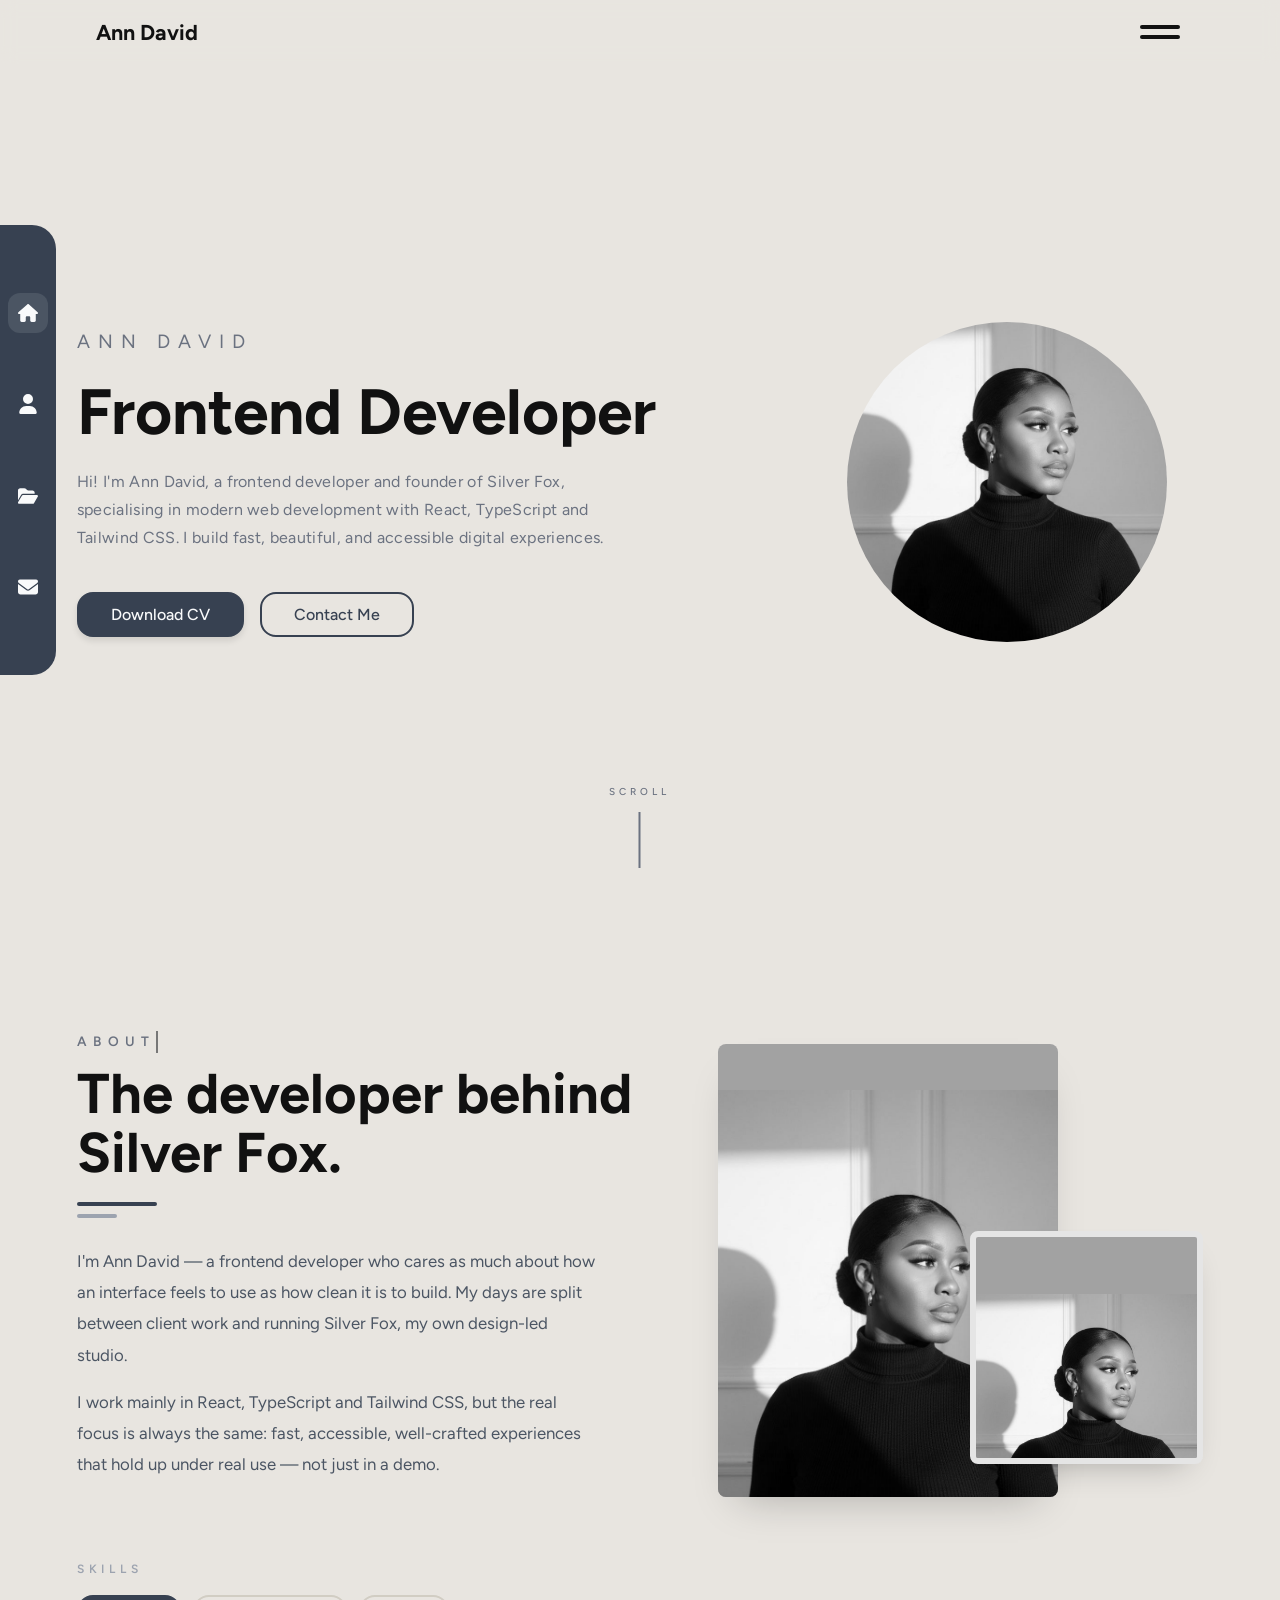
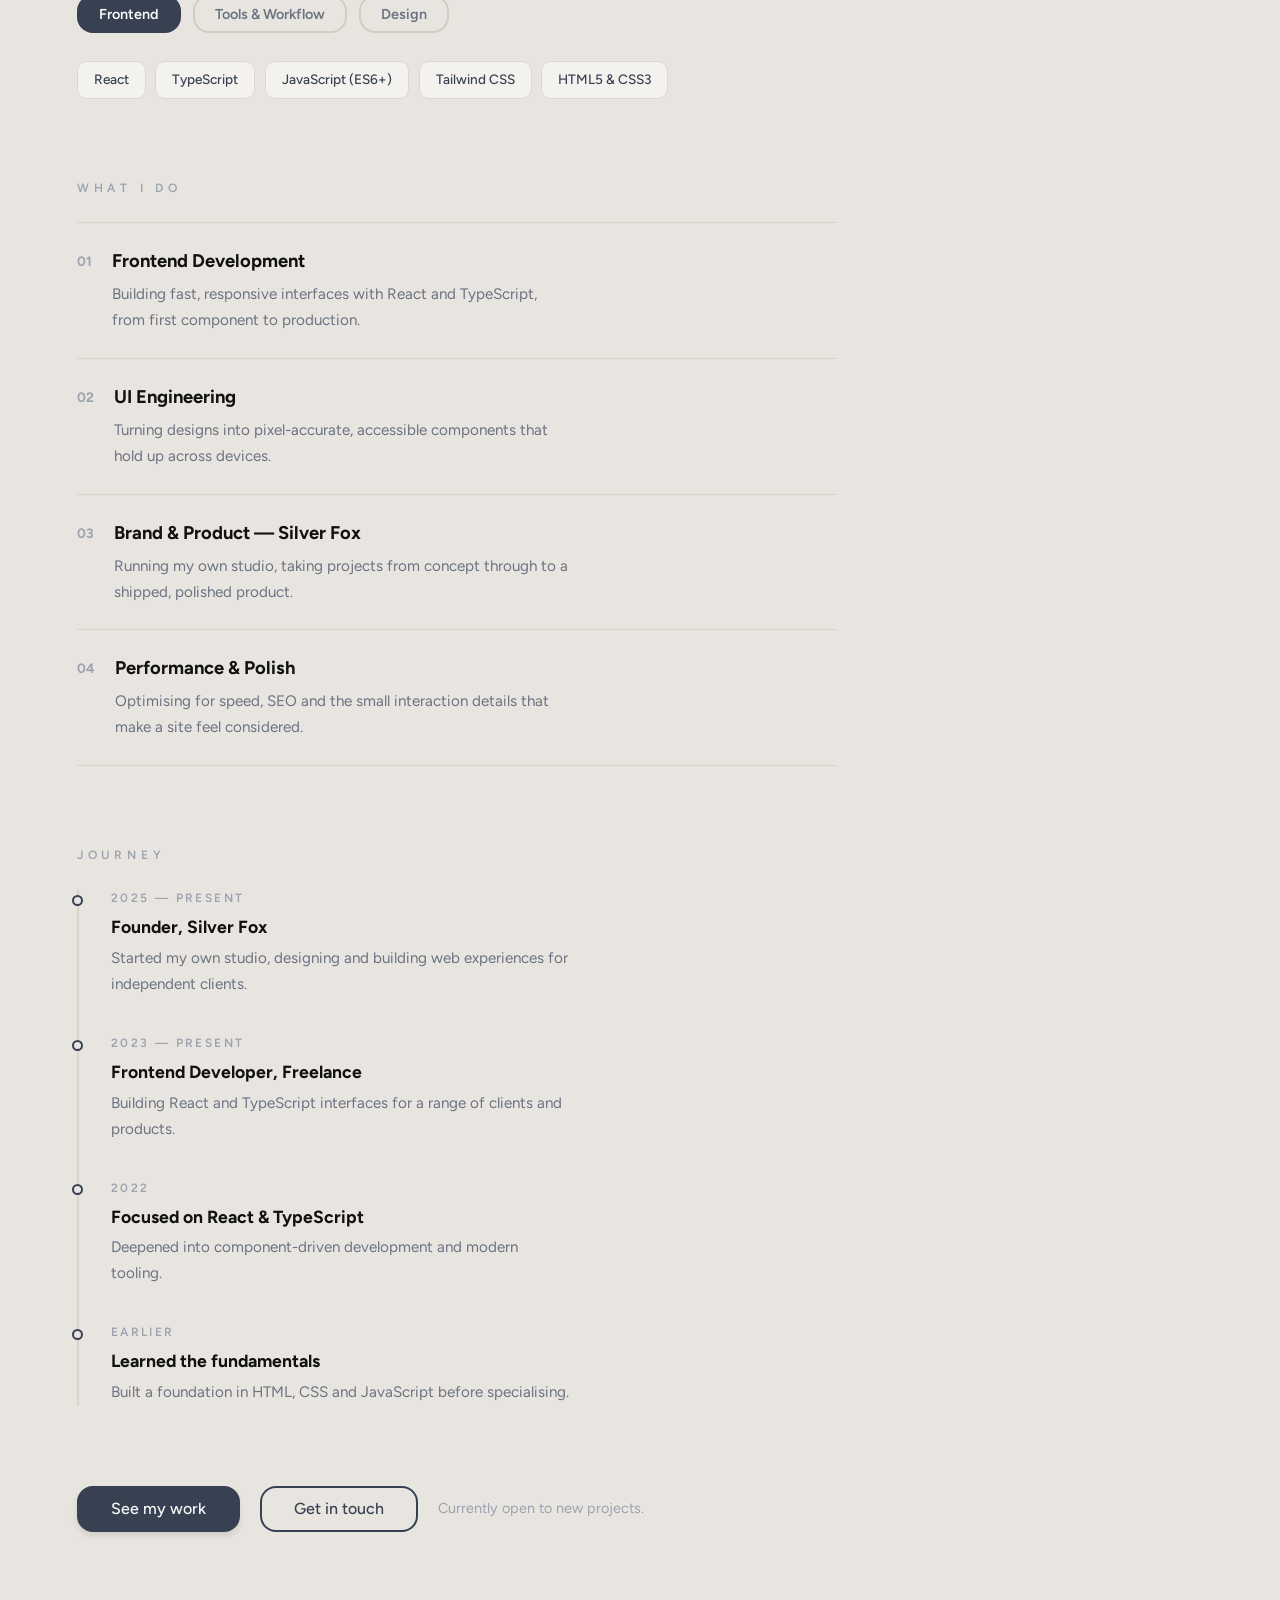
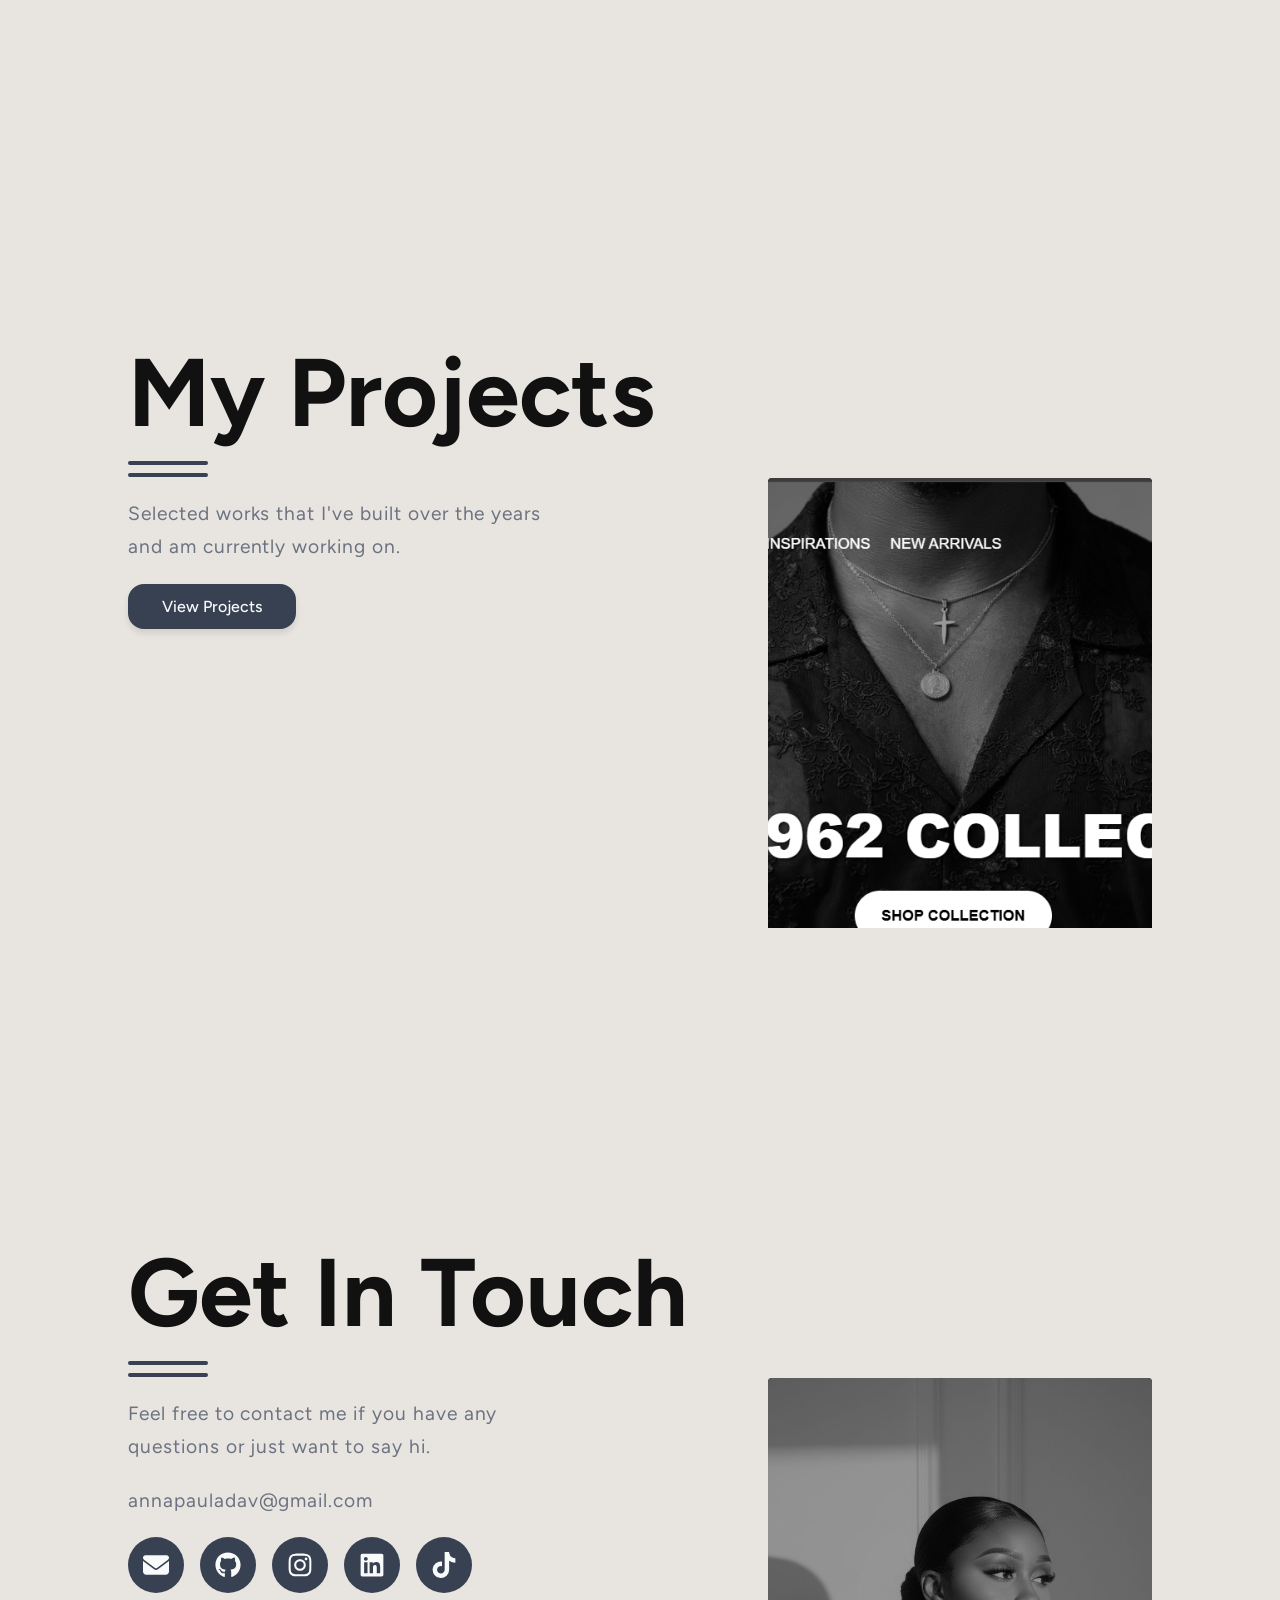
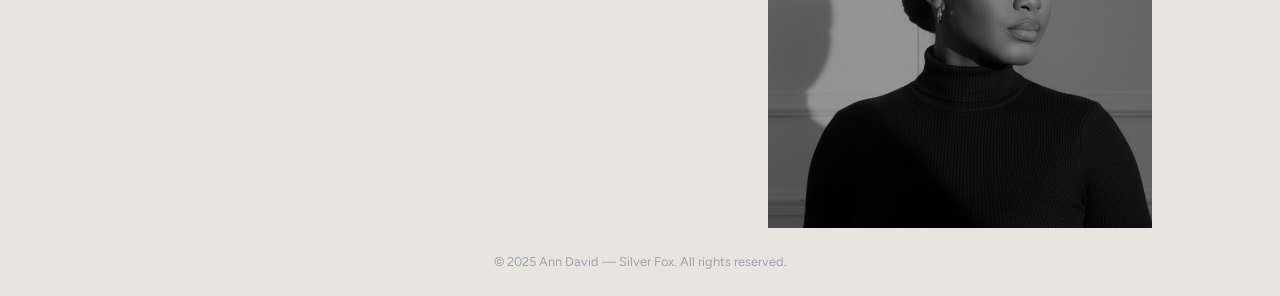
<file: about.html>
<!DOCTYPE html>
<html lang="en">
<head>
<meta charset="UTF-8">
<meta name="viewport" content="width=device-width, initial-scale=1.0">
<meta name="description" content="Ann David — Frontend Developer & Founder of Silver Fox. Building modern, responsive web experiences with React, TypeScript, and Tailwind CSS.">
<title>Ann David | Portfolio</title>
<link rel="preconnect" href="https://fonts.googleapis.com">
<link href="https://fonts.googleapis.com/css2?family=Figtree:ital,wght@0,300;0,400;0,500;0,600;0,700;0,800;1,300;1,400&display=swap" rel="stylesheet">
<style>
/* ── RESET & BASE ─────────────────────────────────── */
*,*::before,*::after{box-sizing:border-box;margin:0;padding:0}
html{scroll-behavior:smooth}
body{
  background:#e8e5e0;
  color:#111;
  font-family:'Figtree',sans-serif;
  font-size:16px;
  line-height:1.6;
  overflow-x:hidden;
}

/* ── LOADING SCREEN (exact Alvalens style) ────────── */
#loading-screen{
  position:fixed;inset:0;z-index:9999;
  background:#e8e5e0;
  display:flex;align-items:center;justify-content:center;
  transition:opacity .5s ease, visibility .5s ease;
}
#loading-screen.hidden{opacity:0;visibility:hidden;pointer-events:none}
.loading-inner{
  display:flex;align-items:center;justify-content:center;gap:0;
}
.loading-text{
  font-size:clamp(1.8rem,4vw,2.8rem);
  font-weight:700;
  color:#111;
}

/* ── NAVBAR top ───────────────────────────────────── */
.navbar{
  position:fixed;top:0;left:0;right:0;height:64px;z-index:50;
  padding:0 6rem;
  display:flex;align-items:center;justify-content:space-between;
  backdrop-filter:blur(8px);
  background:rgba(232,229,224,.85);
  transition:background .5s ease;
}
.navbar-brand{font-size:1.35rem;font-weight:700;color:#111;text-decoration:none}
.burger{
  background:none;border:none;cursor:pointer;
  display:flex;flex-direction:column;gap:6px;padding:4px;
}
.burger span{display:block;width:40px;height:4px;background:#111;border-radius:99px;transition:all .3s ease}

/* ── MOBILE MENU OVERLAY ─────────────────────────── */
.menu-overlay{
  position:fixed;inset:0;z-index:45;
  clip-path:circle(0px at calc(100% - 40px) 40px);
  transition:clip-path .6s cubic-bezier(.4,0,.2,1);
  pointer-events:none;
}
.menu-overlay.open{
  clip-path:circle(200% at calc(100% - 40px) 40px);
  pointer-events:all;
}
.menu-inner{
  position:absolute;inset:0;
  background:rgba(55,65,81,.97);
  display:flex;flex-direction:column;align-items:center;justify-content:center;
  gap:2.5rem;
}
.menu-inner h1{font-size:3.5rem;font-weight:700;color:#fff}
.menu-inner a{font-size:1.5rem;font-weight:700;color:#fff;text-decoration:none;transition:color .2s}
.menu-inner a:hover{color:#d1d5db}
.menu-close{
  position:absolute;top:1.2rem;right:1.5rem;
  background:none;border:none;color:#fff;font-size:2rem;cursor:pointer;line-height:1;
}

/* ── SIDEBAR (desktop only) ──────────────────────── */
.sidebar{
  display:none;
  position:fixed;left:0;top:50%;transform:translateY(-50%);z-index:40;
  background:#374151;
  width:56px;height:50vh;
  border-radius:0 1.5rem 1.5rem 0;
  flex-direction:column;align-items:center;justify-content:space-evenly;
  padding:1rem 0;
}
@media(min-width:768px){.sidebar{display:flex}}
.sidebar-btn{
  background:none;border:none;cursor:pointer;
  width:40px;height:40px;border-radius:.75rem;
  display:flex;align-items:center;justify-content:center;
  color:#f9fafb;
  transition:background .2s, transform .2s;
  position:relative;
}
.sidebar-btn.active{background:#4b5563}
.sidebar-btn:hover{background:#4b5563;transform:scale(1.1)}
.sidebar-btn svg{width:20px;height:20px}
.sidebar-btn::after{
  content:attr(data-tip);
  position:absolute;left:calc(100% + 10px);
  background:#1f2937;color:#fff;
  font-size:.7rem;font-weight:500;
  padding:.3rem .6rem;border-radius:.4rem;
  white-space:nowrap;
  opacity:0;pointer-events:none;
  transition:opacity .2s;
}
.sidebar-btn:hover::after{opacity:1}

/* ── SCROLL INDICATOR ────────────────────────────── */
.scroll-indicator{
  position:fixed;bottom:2rem;left:50%;transform:translateX(-50%);
  z-index:30;
  display:flex;flex-direction:column;align-items:center;gap:.75rem;
  opacity:0;transition:opacity .5s;
}
.scroll-indicator.visible{opacity:1}
.scroll-indicator span{
  font-size:.625rem;font-weight:500;letter-spacing:4px;
  text-transform:uppercase;color:#6b7280;
}
.scroll-line{
  width:1.5px;height:56px;
  background:#6b7280;
  transform-origin:top;
  animation:scrollPulse 2s ease-in-out infinite;
}
@keyframes scrollPulse{
  0%,100%{transform:scaleY(1);opacity:.5}
  50%{transform:scaleY(1.15);opacity:1}
}

/* ── FULLPAGE WRAPPER ────────────────────────────── */
.fullpage-wrapper{width:100%;overflow:hidden}

/* ── SECTION BASE ────────────────────────────────── */
.section{
  min-height:100vh;
  width:100%;
  position:relative;
}

/* ── HOME SECTION ────────────────────────────────── */
.home-section{
  display:grid;
  grid-template-columns:2fr 1fr;
  align-items:center;
  padding:0 8% 0 6%;
  gap:2rem;
  padding-top:64px;
}
.home-text{
  display:flex;flex-direction:column;
  justify-content:center;
  align-items:flex-start;
  padding:4rem 0;
}
.home-eyebrow{
  font-size:1.2rem;font-weight:400;
  letter-spacing:.5rem;text-transform:uppercase;
  color:#6b7280;margin-bottom:.75rem;
  opacity:0;transform:translateX(-100px);
  transition:opacity .8s ease, transform .8s ease;
}
.home-title{
  font-size:clamp(2.5rem,5vw,4rem);font-weight:700;
  color:#111;line-height:1.1;
  margin:.5rem 0 1.25rem;
  opacity:0;transform:translateX(-100px);
  transition:opacity .8s ease .1s, transform .8s ease .1s;
}
.home-desc{
  font-size:1rem;color:#6b7280;
  line-height:1.75;letter-spacing:.02em;
  max-width:560px;
  opacity:0;transform:translateX(-100px);
  transition:opacity .8s ease .2s, transform .8s ease .2s;
}
.home-btns{
  display:flex;gap:1rem;margin-top:2.5rem;flex-wrap:wrap;
  opacity:0;transform:translateX(-100px);
  transition:opacity .8s ease .3s, transform .8s ease .3s;
}
.btn-dark{
  padding:.5rem 2rem;
  background:#374151;border:2px solid #374151;color:#f9fafb;
  border-radius:1rem;font-size:1rem;font-weight:500;
  cursor:pointer;text-decoration:none;
  box-shadow:0 4px 6px rgba(0,0,0,.1);
  transition:background .3s, color .3s, border-color .3s;
  display:inline-flex;align-items:center;
}
.btn-dark:hover{background:transparent;color:#374151}
.btn-outline{
  padding:.5rem 2rem;
  background:transparent;border:2px solid #374151;color:#374151;
  border-radius:1rem;font-size:1rem;font-weight:500;
  cursor:pointer;text-decoration:none;
  transition:background .3s, color .3s;
  display:inline-flex;align-items:center;
}
.btn-outline:hover{background:#374151;color:#f9fafb}

/* home photo — rounded circle like Alvalens */
.home-photo-wrap{
  display:flex;align-items:center;justify-content:center;padding:2rem 0 2rem 1rem;
  opacity:0;transform:translateX(100px);
  transition:opacity .8s ease .1s, transform .8s ease .1s;
}
.home-photo-circle{
  width:min(26vw,320px);height:min(26vw,320px);
  border-radius:50%;overflow:hidden;
  background:#9ca3af;
  filter:grayscale(100%);
  transition:filter .4s ease;
}
.home-photo-circle:hover{filter:grayscale(0)}
.home-photo-circle img{width:100%;height:100%;object-fit:cover;display:block}

/* mobile home photo */
.home-photo-mobile{
  display:none;
  width:240px;height:240px;border-radius:50%;overflow:hidden;
  background:#9ca3af;margin:2.5rem auto;
  filter:grayscale(100%);
  transition:filter .4s;
  align-self:center;
}
.home-photo-mobile:hover{filter:grayscale(0)}
.home-photo-mobile img{width:100%;height:100%;object-fit:cover;display:block}

/* ── SECTION PANELS (Projects/Contact) ───────
   Exact Alvalens layout:
   - Text block: absolute, left 10%, top 1/3
   - Photo: absolute, right 10%, center vertical
   Section min-height: 100vh
*/
.panel-section{
  min-height:100vh;
  position:relative;
  overflow:hidden;
  display:flex;align-items:center;justify-content:center;
  flex-direction:column;
  padding:5rem 1.5rem;
}

/* photo right */
.panel-photo{
  position:relative;
  border-radius:.25rem;
  overflow:hidden;
  background:#cbd5e1;
  filter:grayscale(100%);
  transition:filter .4s ease;
  /* mobile: full width block */
  width:80vw;max-width:420px;height:400px;
  margin-bottom:12rem;/* push text down on mobile */
}
.panel-photo:hover{filter:grayscale(0)}
.panel-photo img{position:absolute;inset:0;width:100%;height:100%;object-fit:cover}

/* text left overlay */
.panel-text{
  width:100%;
  position:absolute;
  left:0;right:0;
  bottom:0;
  padding:2.5rem 2.5rem;
  z-index:10;
}

.panel-title{
  font-size:clamp(2.8rem,8vw,6rem);
  font-weight:700;color:#111;
  line-height:1;
  opacity:0;transform:translateX(-100px);
  transition:opacity .8s ease, transform .8s ease;
  background:rgba(255,255,255,.5);
  padding:.1em .2em;
  display:inline-block;
}
@media(min-width:1024px){
  .panel-title{background:transparent;padding:0}
}
.panel-divider{
  display:flex;flex-direction:column;gap:.5rem;
  margin:1.25rem 0;
}
.panel-divider-bar{
  width:5rem;height:4px;background:#374151;border-radius:99px;
  opacity:0;
  transition:opacity .8s ease, transform .8s ease;
}
.panel-divider-bar:first-child{transform:translateX(-45px)}
.panel-divider-bar:last-child{transform:translateX(150px)}
.panel-subtitle{
  font-size:1.2rem;letter-spacing:.05em;
  color:#6b7280;line-height:1.75;margin-top:1rem;margin-bottom:1.25rem;
  max-width:420px;
  opacity:0;transform:translateX(-100px);
  transition:opacity .8s ease .1s, transform .8s ease .1s;
}
.panel-btn-wrap{
  opacity:0;transform:translateY(40px);
  transition:opacity .8s ease .2s, transform .8s ease .2s;
}

/* ── ANIMATE IN CLASS ─────────────────────────────── */
.anim-in .home-eyebrow,
.anim-in .home-title,
.anim-in .home-desc,
.anim-in .home-btns,
.anim-in .home-photo-wrap,
.anim-in .home-photo-mobile,
.anim-in .panel-title,
.anim-in .panel-subtitle,
.anim-in .panel-btn-wrap,
.anim-in .panel-photo{
  opacity:1;transform:translateX(0) translateZ(0);
}
.anim-in .panel-divider-bar{opacity:1;transform:translateX(0)}

/* ── CONTACT SECTION EXTRAS ──────────────────────── */
.contact-email{
  font-size:1.2rem;letter-spacing:.05em;
  color:#6b7280;line-height:1.75;margin-top:1rem;margin-bottom:1.25rem;
  opacity:0;transform:translateX(-100px);
  transition:opacity .8s ease .15s, transform .8s ease .15s;
}
.contact-email a{color:inherit;text-decoration:none}
.contact-email a:hover{text-decoration:underline}
.anim-in .contact-email{opacity:1;transform:translateX(0)}

.contact-socials{
  display:flex;align-items:center;gap:1rem;flex-wrap:wrap;
}
.social-btn{
  width:56px;height:56px;border-radius:50%;
  background:#374151;color:#f9fafb;
  display:flex;align-items:center;justify-content:center;
  text-decoration:none;
  transition:background .3s, transform .2s;
  opacity:0;transform:translateY(40px);
  transition:opacity .6s ease, transform .6s ease, background .3s;
}
.social-btn:hover{background:#4b5563;transform:translateY(-2px)!important}
.anim-in .social-btn{opacity:1;transform:translateY(0)}
.anim-in .social-btn:nth-child(1){transition-delay:.3s}
.anim-in .social-btn:nth-child(2){transition-delay:.35s}
.anim-in .social-btn:nth-child(3){transition-delay:.4s}
.anim-in .social-btn:nth-child(4){transition-delay:.45s}
.anim-in .social-btn:nth-child(5){transition-delay:.5s}
.social-btn svg{width:26px;height:26px}

/* ── DESKTOP: reposition photo & text (Projects/Contact) ── */
@media(min-width:768px){
  .panel-section{
    padding:0;
  }
  .panel-photo{
    position:absolute;
    right:10%;top:50%;transform:translateX(300px) translateZ(-100px);
    width:30vw;height:60vh;
    margin-bottom:0;
    opacity:0;
    transition:opacity .8s ease .1s, transform .8s ease .1s;
  }
  .anim-in .panel-photo{
    opacity:1;transform:translateX(0) translateZ(0);
  }
  .panel-text{
    position:absolute;
    left:10%;top:33%;
    bottom:auto;
    width:auto;max-width:50%;
    padding:1.25rem 2.5rem 1.25rem 0;
  }
}

/* ── RESPONSIVE HOME ─────────────────────────────── */
@media(max-width:767px){
  .home-section{
    grid-template-columns:1fr;
    padding:64px 1.5rem 2rem;
    text-align:center;
  }
  .home-text{align-items:center}
  .home-photo-wrap{display:none}
  .home-photo-mobile{display:block}
  .navbar{padding:0 1.5rem}

  .panel-section{
    padding:2.5rem 1.5rem;
    align-items:flex-start;
  }
  .panel-photo{width:80vw;height:55vw;max-width:none;position:relative;margin-bottom:4rem;top:auto;right:auto;transform:none;opacity:1}
  .panel-text{position:relative;padding:0;bottom:auto}
  .anim-in .panel-photo{transform:none}
}

/* ══════════════════════════════════════════════════
   ABOUT SECTION — built from the previously-unused
   JS hooks: .eyebrow (typing), .dividers span (draw),
   .panel-img img (parallax), .sk-cat (tabs),
   .svc-list .svc-item (stagger), .timeline .tl-entry
   ══════════════════════════════════════════════════ */
.about-section{
  padding:8rem 6% 6rem;
  display:flex;flex-direction:column;gap:5rem;
}

/* intro: eyebrow + title + bio copy, two photos */
.about-intro{
  display:grid;
  grid-template-columns:1.1fr .9fr;
  gap:3rem;
  align-items:center;
}
.eyebrow{
  font-size:.85rem;font-weight:600;
  letter-spacing:.4rem;text-transform:uppercase;
  color:#6b7280;margin-bottom:.75rem;
  display:inline-block;
}
.about-title{
  font-size:clamp(2.4rem,5vw,3.5rem);
  font-weight:700;color:#111;line-height:1.05;
  margin-bottom:1.25rem;
}

.dividers{display:flex;flex-direction:column;gap:.5rem;margin:1.25rem 0 1.75rem}
.dividers span{
  display:block;width:5rem;height:4px;background:#374151;border-radius:99px;
}
.dividers span:last-child{width:2.5rem;background:#9ca3af}

.about-bio p{
  font-size:1.05rem;color:#4b5563;line-height:1.85;max-width:520px;
  margin-bottom:1rem;
}
.about-bio p:last-child{margin-bottom:0}

/* photo cluster: one large + one small, offset */
.about-photos{
  position:relative;
  min-height:420px;
}
.panel-img{
  position:absolute;
  border-radius:.5rem;overflow:hidden;
  background:#9ca3af;
  filter:grayscale(100%);
  transition:filter .4s ease;
}
.panel-img:hover{filter:grayscale(0)}
.panel-img img{
  width:100%;height:100%;object-fit:cover;display:block;
  will-change:transform;
}
.pf-big{width:70%;aspect-ratio:3/4;left:0;top:0;box-shadow:0 20px 40px -20px rgba(0,0,0,.25)}
.pf-sm{
  width:48%;aspect-ratio:1/1;right:0;bottom:0;
  border:6px solid #e8e5e0;
  box-shadow:0 16px 32px -18px rgba(0,0,0,.3);
}

/* skill tabs */
.about-skills{max-width:720px}
.section-label{
  font-size:.75rem;font-weight:600;letter-spacing:.3rem;
  text-transform:uppercase;color:#9ca3af;margin-bottom:1rem;
}
.sk-cats{display:flex;gap:.75rem;flex-wrap:wrap;margin-bottom:1.75rem}
.sk-cat{
  padding:.5rem 1.25rem;
  background:transparent;border:2px solid #d1cdc3;color:#6b7280;
  border-radius:1rem;font-family:inherit;font-size:.9rem;font-weight:600;
  cursor:pointer;transition:background .25s,color .25s,border-color .25s;
}
.sk-cat:hover{border-color:#374151;color:#374151}
.sk-cat.active{background:#374151;border-color:#374151;color:#f9fafb}

.sk-panel{display:none}
.sk-panel.active{display:flex;flex-wrap:wrap;gap:.6rem}
.sk-tag{
  padding:.45rem 1rem;
  background:#f4f2ee;color:#374151;
  border-radius:.6rem;font-size:.85rem;font-weight:500;
  border:1px solid #ddd8ce;
}

/* services */
.about-services{max-width:760px}
.svc-list{display:flex;flex-direction:column;margin-top:1.5rem}
.svc-item{
  display:grid;grid-template-columns:auto 1fr;gap:1.25rem;
  padding:1.5rem 0;
  border-bottom:1px solid #d8d4cb;
}
.svc-item:first-child{border-top:1px solid #d8d4cb}
.svc-num{font-size:.85rem;font-weight:700;color:#9ca3af;padding-top:.25rem}
.svc-name{font-size:1.15rem;font-weight:700;color:#111;margin-bottom:.35rem}
.svc-desc{font-size:.95rem;color:#6b7280;line-height:1.7;max-width:460px}

/* timeline */
.about-timeline{max-width:760px}
.timeline{
  display:flex;flex-direction:column;
  margin-top:1.5rem;
  border-left:2px solid #d8d4cb;
}
.tl-entry{
  position:relative;
  padding:0 0 2.25rem 2rem;
}
.tl-entry:last-child{padding-bottom:0}
.tl-entry::before{
  content:'';position:absolute;left:-6.5px;top:.35rem;
  width:11px;height:11px;border-radius:50%;
  background:#e8e5e0;border:2px solid #374151;
}
.tl-date{
  font-size:.75rem;font-weight:600;letter-spacing:.15rem;
  text-transform:uppercase;color:#9ca3af;margin-bottom:.3rem;
}
.tl-role{font-size:1.1rem;font-weight:700;color:#111;margin-bottom:.3rem}
.tl-desc{font-size:.95rem;color:#6b7280;line-height:1.7;max-width:460px}

.about-cta{
  display:flex;align-items:center;gap:1.25rem;flex-wrap:wrap;
}
.cta-note{font-size:.9rem;color:#9ca3af}

@media(max-width:900px){
  .about-intro{grid-template-columns:1fr}
  .about-photos{min-height:340px;max-width:420px;margin:0 auto}
}
@media(max-width:600px){
  .about-section{padding:7rem 1.5rem 4rem;gap:3.5rem}
  .svc-item{grid-template-columns:1fr}
}

/* keep footer simple */
footer{
  text-align:center;
  padding:1.5rem;
  font-size:.8rem;
  color:#9ca3af;
  background:#e8e5e0;
}
</style>
</head>
<body>

<!-- ── LOADING SCREEN ─────────────────────────── -->
<div id="loading-screen">
  <div class="loading-inner">
    <p class="loading-text">Loading...</p>
  </div>
</div>

<!-- ── NAVBAR ─────────────────────────────────── -->
<nav class="navbar" id="nav">
  <a href="#home" class="navbar-brand">Ann David</a>
  <button class="burger" id="burgerBtn" aria-label="Open menu">
    <span></span><span></span>
  </button>
</nav>

<!-- ── MOBILE MENU OVERLAY ───────────────────── -->
<div class="menu-overlay" id="menuOverlay">
  <div class="menu-inner">
    <button class="menu-close" id="menuClose" aria-label="Close menu">✕</button>
    <h1>Menu</h1>
    <a href="#home"    class="menu-link" onclick="closeMenu()">Home</a>
    <a href="#about"   class="menu-link" onclick="closeMenu()">About</a>
    <a href="#projects"class="menu-link" onclick="closeMenu()">Projects</a>
    <a href="#contact" class="menu-link" onclick="closeMenu()">Contact</a>
  </div>
</div>

<!-- ── SIDEBAR (desktop) ─────────────────────── -->
<aside class="sidebar" id="sidebar">
  <button class="sidebar-btn active" data-section="home" data-tip="Home" onclick="goTo('home')">
    <svg viewBox="0 0 576 512" fill="currentColor"><path d="M575.8 255.5c0 18-15 32.1-32 32.1l-32 0 .7 160.2c0 2.7-.2 5.4-.5 8.1l0 16.2c0 22.1-17.9 40-40 40l-16 0c-1.1 0-2.2 0-3.3-.1c-1.4 .1-2.8 .1-4.2 .1L416 512l-24 0c-22.1 0-40-17.9-40-40l0-24 0-64c0-17.7-14.3-32-32-32l-64 0c-17.7 0-32 14.3-32 32l0 64 0 24c0 22.1-17.9 40-40 40l-24 0-31.9 0c-1.5 0-3-.1-4.5-.2c-1.2 .1-2.4 .2-3.6 .2l-16 0c-22.1 0-40-17.9-40-40l0-112c0-.9 0-1.9 .1-2.8l0-69.7-32 0c-18 0-32-14-32-32.1c0-9 3-17 10-24L266.4 8c7-7 15-8 22-8s15 2 21 7L564.8 231.5c8 7 12 15 11 24z"/></svg>
  </button>
  <button class="sidebar-btn" data-section="about" data-tip="About" onclick="goTo('about')">
    <svg viewBox="0 0 448 512" fill="currentColor"><path d="M224 256A128 128 0 1 0 224 0a128 128 0 1 0 0 256zm-45.7 48C79.8 304 0 383.8 0 482.3C0 498.7 13.3 512 29.7 512l388.6 0c16.4 0 29.7-13.3 29.7-29.7C448 383.8 368.2 304 269.7 304l-91.4 0z"/></svg>
  </button>
  <button class="sidebar-btn" data-section="projects" data-tip="Projects" onclick="goTo('projects')">
    <svg viewBox="0 0 576 512" fill="currentColor"><path d="M88.7 223.8L0 375.8 0 96C0 60.7 28.7 32 64 32l117.5 0c17 0 33.3 6.7 45.3 18.7l26.5 26.5c12 12 28.3 18.7 45.3 18.7L416 96c35.3 0 64 28.7 64 64l0 32-336 0c-22.8 0-43.8 12.1-55.3 31.8zm27.6 16.1C122.1 230 132.6 224 144 224l400 0c11.5 0 22 6.1 27.7 16.1s5.7 22.2-.1 32.1l-112 192C453.9 474 443.4 480 432 480L32 480c-11.5 0-22-6.1-27.7-16.1s-5.7-22.2 .1-32.1l112-192z"/></svg>
  </button>
  <button class="sidebar-btn" data-section="contact" data-tip="Contact" onclick="goTo('contact')">
    <svg viewBox="0 0 512 512" fill="currentColor"><path d="M48 64C21.5 64 0 85.5 0 112c0 15.1 7.1 29.3 19.2 38.4L236.8 313.6c11.4 8.5 27 8.5 38.4 0L492.8 150.4c12.1-9.1 19.2-23.3 19.2-38.4c0-26.5-21.5-48-48-48L48 64zM0 176L0 384c0 35.3 28.7 64 64 64l384 0c35.3 0 64-28.7 64-64l0-208L294.4 339.2c-22.8 17.1-54 17.1-76.8 0L0 176z"/></svg>
  </button>
</aside>

<!-- ── SCROLL INDICATOR ───────────────────────── -->
<div class="scroll-indicator" id="scrollIndicator">
  <span>Scroll</span>
  <div class="scroll-line"></div>
</div>

<!-- ── PAGE CONTENT ──────────────────────────── -->
<div class="fullpage-wrapper">

  <!-- HOME -->
  <section class="section home-section" id="home">
    <!-- mobile photo -->
    <div class="home-photo-mobile">
      <img src="face card 1.jpeg" alt="Ann David"
           onerror="this.parentElement.style.background='#9ca3af';this.style.display='none'">
    </div>

    <div class="home-text">
      <h3 class="home-eyebrow">Ann David</h3>
      <h1 class="home-title">Frontend Developer</h1>
      <p class="home-desc">
        Hi! I'm Ann David, a frontend developer and founder of Silver Fox, specialising in modern web development with React, TypeScript and Tailwind CSS. I build fast, beautiful, and accessible digital experiences.
      </p>
      <div class="home-btns">
        <a href="/docs/cv.pdf" download class="btn-dark">Download CV</a>
        <a href="#contact" class="btn-outline">Contact Me</a>
      </div>
    </div>

    <div class="home-photo-wrap">
      <div class="home-photo-circle">
        <img src="face card 1.jpeg" alt="Ann David"
             onerror="this.parentElement.style.background='#9ca3af';this.style.display='none'">
      </div>
    </div>
  </section>

  <!-- ABOUT -->
  <section class="section about-section" id="about">

    <!-- intro: eyebrow, title, bio + photo cluster -->
    <div class="about-intro" data-anim>
      <div>
        <span class="eyebrow">About</span>
        <h1 class="about-title">The developer behind Silver Fox.</h1>
        <div class="dividers"><span></span><span></span></div>
        <div class="about-bio">
          <p>I'm Ann David — a frontend developer who cares as much about how an interface feels to use as how clean it is to build. My days are split between client work and running Silver Fox, my own design-led studio.</p>
          <p>I work mainly in React, TypeScript and Tailwind CSS, but the real focus is always the same: fast, accessible, well-crafted experiences that hold up under real use — not just in a demo.</p>
        </div>
      </div>

      <div class="about-photos">
        <div class="panel-img pf-big">
          <img src="face card 1.jpeg" alt="Ann David, portrait"
               onerror="this.parentElement.style.background='#9ca3af';this.style.display='none'">
        </div>
        <div class="panel-img pf-sm">
          <img src="face card 1.jpeg" alt="Ann David at work"
               onerror="this.parentElement.style.background='#374151';this.style.display='none'">
        </div>
      </div>
    </div>

    <!-- skills -->
    <div class="about-skills">
      <p class="section-label">Skills</p>
      <div class="sk-cats">
        <button class="sk-cat active" data-panel="frontend">Frontend</button>
        <button class="sk-cat" data-panel="tools">Tools &amp; Workflow</button>
        <button class="sk-cat" data-panel="design">Design</button>
      </div>
      <div class="sk-panel active" data-panel="frontend">
        <span class="sk-tag">React</span>
        <span class="sk-tag">TypeScript</span>
        <span class="sk-tag">JavaScript (ES6+)</span>
        <span class="sk-tag">Tailwind CSS</span>
        <span class="sk-tag">HTML5 &amp; CSS3</span>
      </div>
      <div class="sk-panel" data-panel="tools">
        <span class="sk-tag">Git &amp; GitHub</span>
        <span class="sk-tag">Vite</span>
        <span class="sk-tag">Vercel</span>
        <span class="sk-tag">VS Code</span>
        <span class="sk-tag">npm</span>
      </div>
      <div class="sk-panel" data-panel="design">
        <span class="sk-tag">Figma</span>
        <span class="sk-tag">Design Systems</span>
        <span class="sk-tag">Responsive Design</span>
        <span class="sk-tag">Accessibility (a11y)</span>
      </div>
    </div>

    <!-- what I do -->
    <div class="about-services">
      <p class="section-label">What I do</p>
      <div class="svc-list">
        <div class="svc-item">
          <span class="svc-num">01</span>
          <div>
            <p class="svc-name">Frontend Development</p>
            <p class="svc-desc">Building fast, responsive interfaces with React and TypeScript, from first component to production.</p>
          </div>
        </div>
        <div class="svc-item">
          <span class="svc-num">02</span>
          <div>
            <p class="svc-name">UI Engineering</p>
            <p class="svc-desc">Turning designs into pixel-accurate, accessible components that hold up across devices.</p>
          </div>
        </div>
        <div class="svc-item">
          <span class="svc-num">03</span>
          <div>
            <p class="svc-name">Brand &amp; Product — Silver Fox</p>
            <p class="svc-desc">Running my own studio, taking projects from concept through to a shipped, polished product.</p>
          </div>
        </div>
        <div class="svc-item">
          <span class="svc-num">04</span>
          <div>
            <p class="svc-name">Performance &amp; Polish</p>
            <p class="svc-desc">Optimising for speed, SEO and the small interaction details that make a site feel considered.</p>
          </div>
        </div>
      </div>
    </div>

    <!-- timeline -->
    <div class="about-timeline">
      <p class="section-label">Journey</p>
      <div class="timeline">
        <div class="tl-entry">
          <p class="tl-date">2025 — Present</p>
          <p class="tl-role">Founder, Silver Fox</p>
          <p class="tl-desc">Started my own studio, designing and building web experiences for independent clients.</p>
        </div>
        <div class="tl-entry">
          <p class="tl-date">2023 — Present</p>
          <p class="tl-role">Frontend Developer, Freelance</p>
          <p class="tl-desc">Building React and TypeScript interfaces for a range of clients and products.</p>
        </div>
        <div class="tl-entry">
          <p class="tl-date">2022</p>
          <p class="tl-role">Focused on React &amp; TypeScript</p>
          <p class="tl-desc">Deepened into component-driven development and modern tooling.</p>
        </div>
        <div class="tl-entry">
          <p class="tl-date">Earlier</p>
          <p class="tl-role">Learned the fundamentals</p>
          <p class="tl-desc">Built a foundation in HTML, CSS and JavaScript before specialising.</p>
        </div>
      </div>
    </div>

    <div class="about-cta">
      <a href="#projects" class="btn-dark" onclick="goTo('projects');return false;">See my work</a>
      <a href="#contact" class="btn-outline" onclick="goTo('contact');return false;">Get in touch</a>
      <span class="cta-note">Currently open to new projects.</span>
    </div>

  </section>

  <!-- PROJECTS -->
  <section class="section panel-section" id="projects">
    <div class="panel-photo" style="background:#1e293b">
      <img src="silport.png" alt="My Projects"
           onerror="this.style.display='none'">
    </div>
    <div class="panel-text">
      <h1 class="panel-title">My Projects</h1>
      <div class="panel-divider">
        <div class="panel-divider-bar"></div>
        <div class="panel-divider-bar"></div>
      </div>
      <p class="panel-subtitle">Selected works that I've built over the years and am currently working on.</p>
      <div class="panel-btn-wrap">
        <a href="https://github.com/Ann2David" target="_blank" class="btn-dark">View Projects</a>
      </div>
    </div>
  </section>

  <!-- CONTACT -->
  <section class="section panel-section" id="contact">
    <div class="panel-photo" style="background:#0f172a">
      <img src="face card 1.jpeg" alt="Get In Touch"
           style="filter:brightness(.6)"
           onerror="this.parentElement.style.background='#0f172a';this.style.display='none'">
    </div>
    <div class="panel-text">
      <h1 class="panel-title">Get In Touch</h1>
      <div class="panel-divider">
        <div class="panel-divider-bar"></div>
        <div class="panel-divider-bar"></div>
      </div>
      <p class="panel-subtitle">Feel free to contact me if you have any questions or just want to say hi.</p>
      <p class="contact-email">
        <a href="mailto:annapauladav@gmail.com">annapauladav@gmail.com</a>
      </p>
      <div class="contact-socials panel-btn-wrap" style="transform:none">
        <!-- Email -->
        <a href="mailto:annapauladav@gmail.com" class="social-btn" aria-label="Email">
          <svg viewBox="0 0 512 512" fill="currentColor"><path d="M48 64C21.5 64 0 85.5 0 112c0 15.1 7.1 29.3 19.2 38.4L236.8 313.6c11.4 8.5 27 8.5 38.4 0L492.8 150.4c12.1-9.1 19.2-23.3 19.2-38.4c0-26.5-21.5-48-48-48L48 64zM0 176L0 384c0 35.3 28.7 64 64 64l384 0c35.3 0 64-28.7 64-64l0-208L294.4 339.2c-22.8 17.1-54 17.1-76.8 0L0 176z"/></svg>
        </a>
        <!-- GitHub -->
        <a href="https://github.com/Ann2David" target="_blank" class="social-btn" aria-label="GitHub">
          <svg viewBox="0 0 496 512" fill="currentColor"><path d="M165.9 397.4c0 2-2.3 3.6-5.2 3.6-3.3.3-5.6-1.3-5.6-3.6 0-2 2.3-3.6 5.2-3.6 3-.3 5.6 1.3 5.6 3.6zm-31.1-4.5c-.7 2 1.3 4.3 4.3 4.9 2.6 1 5.6 0 6.2-2s-1.3-4.3-4.3-5.2c-2.6-.7-5.5.3-6.2 2.3zm44.2-1.7c-2.9.7-4.9 2.6-4.6 4.9.3 2 2.9 3.3 5.9 2.6 2.9-.7 4.9-2.6 4.6-4.6-.3-1.9-3-3.2-5.9-2.9zM244.8 8C106.1 8 0 113.3 0 252c0 110.9 69.8 205.8 169.5 239.2 12.8 2.3 17.3-5.6 17.3-12.1 0-6.2-.3-40.4-.3-61.4 0 0-70 15-84.7-29.8 0 0-11.4-29.1-27.8-36.6 0 0-22.9-15.7 1.6-15.4 0 0 24.9 2 38.6 25.8 21.9 38.6 58.6 27.5 72.9 20.9 2.3-16 8.8-27.1 16-33.7-55.9-6.2-112.3-14.3-112.3-110.5 0-27.5 7.6-41.3 23.6-58.9-2.6-6.5-11.1-33.3 2.6-67.9 20.9-6.5 69 27 69 27 20-5.6 41.5-8.5 62.8-8.5s42.8 2.9 62.8 8.5c0 0 48.1-33.6 69-27 13.7 34.7 5.2 61.4 2.6 67.9 16 17.7 25.8 31.5 25.8 58.9 0 96.5-58.9 104.2-114.8 110.5 9.2 7.9 17 22.9 17 46.4 0 33.7-.3 75.4-.3 83.6 0 6.5 4.6 14.4 17.3 12.1C428.2 457.8 496 362.9 496 252 496 113.3 383.5 8 244.8 8z"/></svg>
        </a>
        <!-- Instagram -->
        <a href="https://www.instagram.com/_silver.fox_/" target="_blank" class="social-btn" aria-label="Instagram">
          <svg viewBox="0 0 448 512" fill="currentColor"><path d="M224.1 141c-63.6 0-114.9 51.3-114.9 114.9s51.3 114.9 114.9 114.9S339 319.5 339 255.9 287.7 141 224.1 141zm0 189.6c-41.1 0-74.7-33.5-74.7-74.7s33.5-74.7 74.7-74.7 74.7 33.5 74.7 74.7-33.6 74.7-74.7 74.7zm146.4-194.3c0 14.9-12 26.8-26.8 26.8-14.9 0-26.8-12-26.8-26.8s12-26.8 26.8-26.8 26.8 12 26.8 26.8zm76.1 27.2c-1.7-35.9-9.9-67.7-36.2-93.9-26.2-26.2-58-34.4-93.9-36.2-37-2.1-147.9-2.1-184.9 0-35.8 1.7-67.6 9.9-93.9 36.1s-34.4 58-36.2 93.9c-2.1 37-2.1 147.9 0 184.9 1.7 35.9 9.9 67.7 36.2 93.9s58 34.4 93.9 36.2c37 2.1 147.9 2.1 184.9 0 35.9-1.7 67.7-9.9 93.9-36.2 26.2-26.2 34.4-58 36.2-93.9 2.1-37 2.1-147.8 0-184.8zM398.8 388c-7.8 19.6-22.9 34.7-42.6 42.6-29.5 11.7-99.5 9-132.1 9s-102.7 2.6-132.1-9c-19.6-7.8-34.7-22.9-42.6-42.6-11.7-29.5-9-99.5-9-132.1s-2.6-102.7 9-132.1c7.8-19.6 22.9-34.7 42.6-42.6 29.5-11.7 99.5-9 132.1-9s102.7-2.6 132.1 9c19.6 7.8 34.7 22.9 42.6 42.6 11.7 29.5 9 99.5 9 132.1s2.7 102.7-9 132.1z"/></svg>
        </a>
        <!-- LinkedIn -->
        <a href="https://www.linkedin.com/in/ann-david-a918b61b2/" target="_blank" class="social-btn" aria-label="LinkedIn">
          <svg viewBox="0 0 448 512" fill="currentColor"><path d="M416 32H31.9C14.3 32 0 46.5 0 64.3v383.4C0 465.5 14.3 480 31.9 480H416c17.6 0 32-14.5 32-32.3V64.3c0-17.8-14.4-32.3-32-32.3zM135.4 416H69V202.2h66.5V416zm-33.2-243c-21.3 0-38.5-17.3-38.5-38.5S80.9 96 102.2 96c21.2 0 38.5 17.3 38.5 38.5 0 21.3-17.2 38.5-38.5 38.5zm282.1 243h-66.4V312c0-24.8-.5-56.7-34.5-56.7-34.6 0-39.9 27-39.9 54.9V416h-66.4V202.2h63.7v29.2h.9c8.9-16.8 30.6-34.5 62.9-34.5 67.2 0 79.7 44.3 79.7 101.9V416z"/></svg>
        </a>
        <!-- TikTok -->
        <a href="https://www.tiktok.com/@iam_d.a.c" target="_blank" class="social-btn" aria-label="TikTok">
          <svg viewBox="0 0 448 512" fill="currentColor"><path d="M448 209.91a210.06 210.06 0 0 1 -122.77-39.25V349.38A162.55 162.55 0 1 1 185 188.31V278.2a74.62 74.62 0 1 0 52.23 71.18V0l88 0a121.18 121.18 0 0 0 1.86 22.17A122.18 122.18 0 0 0 381 102.39a121.43 121.43 0 0 0 67 20.14z"/></svg>
        </a>
      </div>
    </div>
  </section>

</div><!-- /fullpage-wrapper -->

<footer>© 2025 Ann David — Silver Fox. All rights reserved.</footer>

<script>
/* ── LOADING ─────────────────────────────────────── */
/* =====================================================
   ANN DAVID | SILVER FOX
   script.js — merged (your structure + new animations)
   ===================================================== */

/* ─────────────────────────────────────────────────────
   LOADING SCREEN
───────────────────────────────────────────────────── */
window.addEventListener('load', () => {
  setTimeout(() => {
    const loadingScreen = document.getElementById('loading-screen');
    if (loadingScreen) loadingScreen.classList.add('hidden');

    animateSection(document.getElementById('home'));
    showScrollIndicator();

    // Eyebrow typing (About section's .eyebrow)
    startEyebrowTyping();

    // init parallax on About photos
    initParallax();

  }, 800);
});

/* ─────────────────────────────────────────────────────
   BURGER / MENU
───────────────────────────────────────────────────── */
const overlay = document.getElementById('menuOverlay');
const burgerBtn = document.getElementById('burgerBtn');

if (burgerBtn) {
  burgerBtn.addEventListener('click', () => {
    overlay.classList.add('open');
    burgerBtn.classList.add('open');
    document.body.style.overflow = 'hidden';

    overlay.querySelectorAll('.menu-link').forEach((link, i) => {
      link.style.opacity = '0';
      link.style.transform = 'translateY(20px)';
      setTimeout(() => {
        link.style.transition = 'opacity 0.5s ease, transform 0.5s ease';
        link.style.opacity = '1';
        link.style.transform = 'translateY(0)';
      }, 300 + i * 80);
    });

    overlay.querySelectorAll('.menu-socials a, .menu-social').forEach((a, i) => {
      a.style.opacity = '0';
      setTimeout(() => {
        a.style.transition = 'opacity 0.4s ease';
        a.style.opacity = '1';
      }, 600 + i * 60);
    });
  });
}

const menuClose = document.getElementById('menuClose');
if (menuClose) menuClose.addEventListener('click', closeMenu);

if (overlay) {
  overlay.addEventListener('click', e => {
    if (e.target === overlay) closeMenu();
  });
}

function closeMenu() {
  overlay.classList.remove('open');
  if (burgerBtn) burgerBtn.classList.remove('open');
  document.body.style.overflow = '';
}

/* ─────────────────────────────────────────────────────
   NAVIGATION — scroll to section
───────────────────────────────────────────────────── */
function goTo(id) {
  document.getElementById(id)?.scrollIntoView({ behavior: 'smooth' });
  closeMenu();

  const target = document.getElementById(id);
  if (target) {
    setTimeout(() => {
      target.querySelectorAll('[data-anim]').forEach((el, i) => {
        el.classList.remove('visible');
        setTimeout(() => el.classList.add('visible'), i * 120 + 100);
      });
    }, 500);
  }
}

document.querySelectorAll('[data-section]').forEach(btn => {
  btn.addEventListener('click', () => goTo(btn.dataset.section));
});

/* ─────────────────────────────────────────────────────
   SIDEBAR ACTIVE STATE
───────────────────────────────────────────────────── */
const sectionIds = ['home', 'about', 'services', 'projects', 'experience', 'contact'];

const ioActive = new IntersectionObserver(entries => {
  entries.forEach(e => {
    if (e.isIntersecting) {
      sectionIds.forEach(id => {
        document.querySelectorAll(`[data-section="${id}"]`).forEach(btn => {
          btn.classList.toggle('active', id === e.target.id);
        });
      });
    }
  });
}, { threshold: 0.4 });

sectionIds.forEach(id => {
  const el = document.getElementById(id);
  if (el) ioActive.observe(el);
});

/* ─────────────────────────────────────────────────────
   SCROLL INDICATOR
───────────────────────────────────────────────────── */
function showScrollIndicator() {
  const ind = document.getElementById('scrollIndicator') || document.querySelector('.scroll-hint');
  if (!ind) return;

  ind.classList.add('visible');

  window.addEventListener('scroll', () => {
    ind.classList.toggle('visible', window.scrollY < 100);
    if (ind.classList.contains('scroll-hint')) {
      ind.style.opacity = window.scrollY > 80 ? '0' : '1';
      ind.style.transition = 'opacity 0.4s ease';
    }
  }, { passive: true });
}

/* ─────────────────────────────────────────────────────
   SECTION ENTER ANIMATIONS
───────────────────────────────────────────────────── */
function animateSection(el) {
  if (!el || el.classList.contains('anim-in')) return;
  el.classList.add('anim-in');

  el.querySelectorAll('[data-anim]').forEach((child, i) => {
    child.style.transitionDelay = `${i * 0.1}s`;
    requestAnimationFrame(() => child.classList.add('visible'));
  });
}

const ioAnim = new IntersectionObserver(entries => {
  entries.forEach(e => {
    if (e.isIntersecting) animateSection(e.target);
  });
}, { threshold: 0.15 });

document.querySelectorAll('.section').forEach(s => ioAnim.observe(s));

/* ─────────────────────────────────────────────────────
   NAV SCROLL — backdrop blur on scroll
───────────────────────────────────────────────────── */
const nav = document.getElementById('nav');
if (nav) {
  const onNavScroll = () => nav.classList.toggle('scrolled', window.scrollY > 60);
  window.addEventListener('scroll', onNavScroll, { passive: true });
  onNavScroll();
}

/* ─────────────────────────────────────────────────────
   EYEBROW TYPING  "About" types in character by character
───────────────────────────────────────────────────── */
function startEyebrowTyping() {
  const eyebrow = document.querySelector('.eyebrow');
  if (!eyebrow) return;

  const text = eyebrow.textContent.trim();
  eyebrow.textContent = '';
  eyebrow.style.borderRight = '2px solid #777';
  eyebrow.style.display = 'inline-block';

  let i = 0;
  const type = () => {
    if (i < text.length) {
      eyebrow.textContent += text[i++];
      setTimeout(type, 80);
    } else {
      setTimeout(() => { eyebrow.style.borderRight = 'none'; }, 800);
    }
  };
  setTimeout(type, 300);
}

/* ─────────────────────────────────────────────────────
   PARALLAX — subtle vertical shift on panel images
───────────────────────────────────────────────────── */
function initParallax() {
  const panels = document.querySelectorAll('.panel-img img');
  if (!panels.length) return;

  const update = () => {
    panels.forEach(img => {
      const wrap = img.closest('.panel-img');
      if (!wrap) return;
      const rect = wrap.getBoundingClientRect();
      const center = rect.top + rect.height / 2;
      const offset = (center - window.innerHeight / 2) * 0.07;
      img.style.transform = `translateY(${offset}px) scale(1.05)`;
    });
  };

  window.addEventListener('scroll', update, { passive: true });
  update();
}

/* ─────────────────────────────────────────────────────
   SKILL CATEGORY TABS — switch visible panel
───────────────────────────────────────────────────── */
document.querySelectorAll('.sk-cat').forEach(cat => {
  cat.addEventListener('click', () => {
    document.querySelectorAll('.sk-cat').forEach(c => c.classList.remove('active'));
    cat.classList.add('active');

    const target = cat.dataset.panel;
    document.querySelectorAll('.sk-panel').forEach(panel => {
      panel.classList.toggle('active', panel.dataset.panel === target);
    });
  });
});

/* ─────────────────────────────────────────────────────
   SERVICE ITEMS — stagger slide-in from left
───────────────────────────────────────────────────── */
const svcObserver = new IntersectionObserver(entries => {
  entries.forEach(entry => {
    if (!entry.isIntersecting) return;
    entry.target.querySelectorAll('.svc-item').forEach((item, i) => {
      item.style.opacity = '0';
      item.style.transform = 'translateX(-24px)';
      setTimeout(() => {
        item.style.transition = 'opacity 0.6s ease, transform 0.6s ease';
        item.style.opacity = '1';
        item.style.transform = 'translateX(0)';
      }, i * 100);
    });
    svcObserver.unobserve(entry.target);
  });
}, { threshold: 0.1 });

const svcList = document.querySelector('.svc-list');
if (svcList) svcObserver.observe(svcList);

/* ─────────────────────────────────────────────────────
   TIMELINE — stagger entries in
───────────────────────────────────────────────────── */
const tlObserver = new IntersectionObserver(entries => {
  entries.forEach(entry => {
    if (!entry.isIntersecting) return;
    entry.target.querySelectorAll('.tl-entry').forEach((item, i) => {
      item.style.opacity = '0';
      item.style.transform = 'translateY(32px)';
      setTimeout(() => {
        item.style.transition = 'opacity 0.7s ease, transform 0.7s ease';
        item.style.opacity = '1';
        item.style.transform = 'translateY(0)';
      }, i * 200);
    });
    tlObserver.unobserve(entry.target);
  });
}, { threshold: 0.1 });

const tlEl = document.querySelector('.timeline');
if (tlEl) tlObserver.observe(tlEl);

/* ─────────────────────────────────────────────────────
   DIVIDER LINES — draw scaleX(0 → 1) from left
───────────────────────────────────────────────────── */
const dividerObserver = new IntersectionObserver(entries => {
  entries.forEach(entry => {
    if (!entry.isIntersecting) return;
    entry.target.querySelectorAll('span').forEach((line, i) => {
      line.style.transform = 'scaleX(0)';
      line.style.transformOrigin = 'left';
      line.style.transition = `transform 0.6s ease ${i * 0.15}s`;
      requestAnimationFrame(() => {
        setTimeout(() => { line.style.transform = 'scaleX(1)'; }, 30);
      });
    });
    dividerObserver.unobserve(entry.target);
  });
}, { threshold: 0.5 });

document.querySelectorAll('.dividers').forEach(d => dividerObserver.observe(d));

/* ─────────────────────────────────────────────────────
   IMAGE HOVER — scale on mouseenter (grayscale handled by CSS)
───────────────────────────────────────────────────── */
document.querySelectorAll('.panel-img, .pf-big, .pf-sm, .pf-sm2, .pc-img').forEach(wrap => {
  wrap.addEventListener('mouseenter', () => {
    const img = wrap.querySelector('img');
    if (img) {
      img.style.transform = 'scale(1.04)';
      img.style.transition = 'filter 0.5s ease, transform 0.5s ease';
    }
  });
  wrap.addEventListener('mouseleave', () => {
    const img = wrap.querySelector('img');
    if (img) img.style.transform = '';
  });
});

/* ───────────────────────────────────────────────────── 
   CTA HOVER UNDERLINE
───────────────────────────────────────────────────── */
const ctaBig = document.querySelector('.cta-big');
if (ctaBig && ctaBig.parentElement) {
  ctaBig.parentElement.addEventListener('mouseenter', () => {
    ctaBig.style.textDecoration = 'underline';
    ctaBig.style.textDecorationThickness = '2px';
    ctaBig.style.textUnderlineOffset = '4px';
  });
  ctaBig.parentElement.addEventListener('mouseleave', () => {
    ctaBig.style.textDecoration = 'none';
  });
}
</script>
</body>
</html>
</file>
